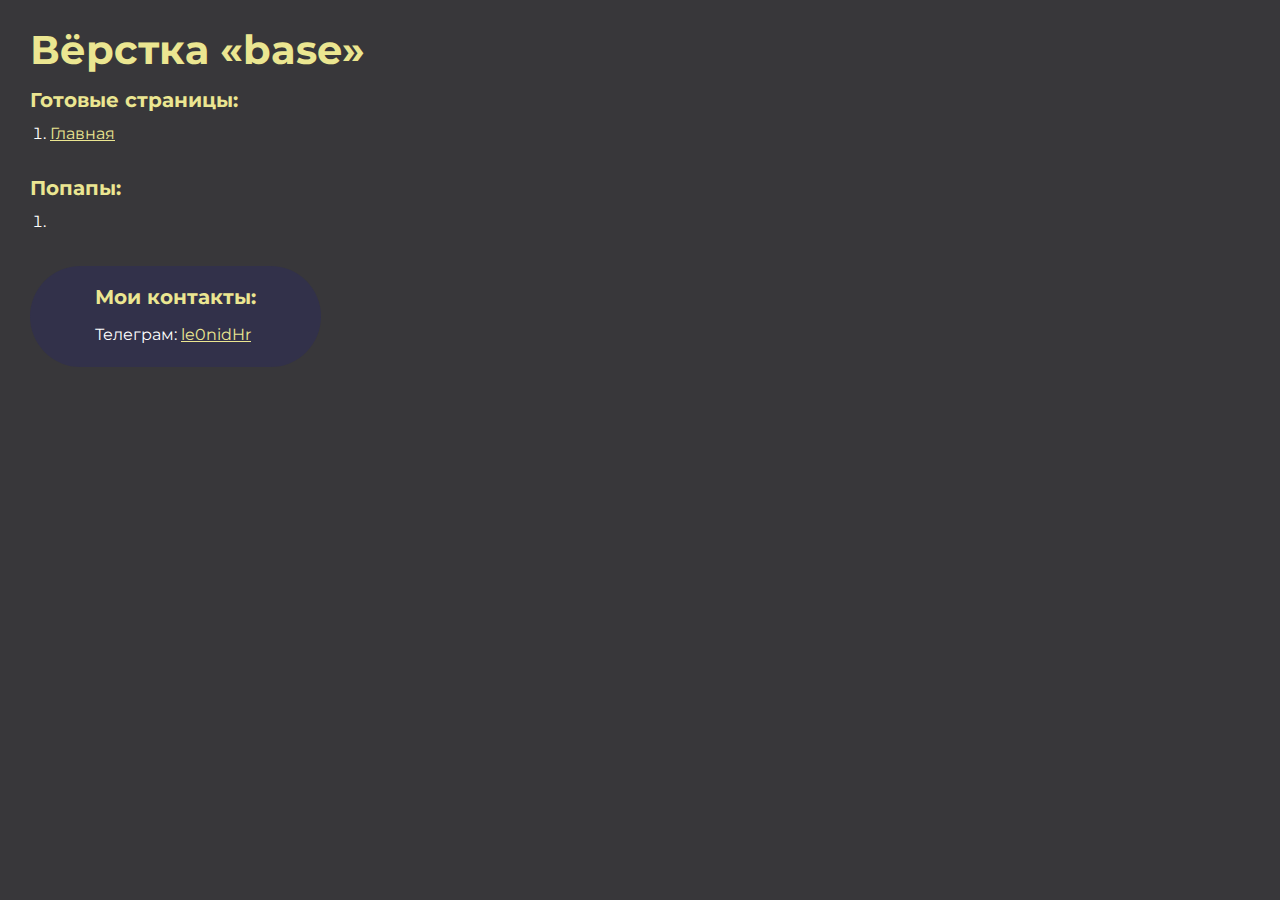
<file: index.html>
<!DOCTYPE html>
<html>

<head>
	<meta charset="UTF-8">
	<meta name="viewport" content="width=device-width, initial-scale=1.0">
	<title>Вёрстка «base»</title>
</head>

<body>
	<div class="rootpage">
		<h1>Вёрстка «base»</h1>
		<h2>Готовые страницы:</h2>
		<ol class="rootpage__list">
			<li><a target="_blank" href="home.html">Главная</a></li>
		</ol>
		<h2>Попапы:</h2>
		<ol class="rootpage__list">
			<li><a target="_blank" href="home.html#popup"></a></li>
		</ol>
		<div class="rootpage__contacts">
			<h2>Мои контакты:</h2>
			<p>Телеграм: <a href="https://t.me/le0nidHr">le0nidHr</a></p>
		</div>
	</div>
</body>
<style>
	@charset "UTF-8";
	@import url("https://fonts.googleapis.com/css?family=Montserrat:regular,700&display=swap");

	*,
	*::before,
	*::after {
		padding: 0px;
		margin: 0px;
		border: 0px;
		box-sizing: border-box;
	}

	html,
	body {
		height: 100%;
		margin: 0;
		padding: 0;
		min-width: 320px;
		width: 100%;
		color: #fff;
		background-color: #38373a;
	}

	body {
		font-family: Montserrat;
		font-size: 100%;
		line-height: 1;
		font-size: 1rem;
	}

	a {
		text-decoration: underline;
		color: #ebe691
	}

	a:visited {
		text-decoration: underline;
		color: #aaa768;
	}

	a:hover {
		text-decoration: none;
	}

	ul li {
		list-style: none;
	}

	img {
		vertical-align: top;
	}

	.wrapper {
		width: 100%;
		min-height: 100%;
		overflow: hidden;
	}

	.rootpage {
		padding: 30px;
		display: flex;
		flex-direction: column;
		align-items: flex-start;
	}

	@media (max-width: 767px) {
		.rootpage {
			padding: 30px 15px;
		}
	}

	h1 {
		color: #ebe691;
		font-size: 2.5rem;
		margin: 0px 0px 1.25rem 0px;
	}

	@media (max-width: 767px) {
		h1 {
			font-size: 1.85rem;
			margin: 0px 0px 1.25rem 0px;
		}
	}

	h2 {
		color: #ebe691;
		font-size: 1.25rem;
		margin: 0px 0px 1rem 0px;
	}

	@media (max-width: 767px) {
		h2 {
			font-size: 1.125rem;
			margin: 0px 0px 1rem 0px;
		}
	}

	.rootpage__info {
		line-height: 140%;
		margin: 0px 0px 1.5rem 0px;
	}

	.rootpage__list {
		margin: 0px 0px 2.25rem 1.25rem;
	}

	.rootpage__list li:not(:last-child) {
		margin: 0px 0px 15px 0px;
	}

	.rootpage__contacts,
	.rootpage__tnx {
		border-radius: 200px;
		padding: 20px 65px;
		line-height: 140%;
	}

	@media (max-width: 767px) {

		.rootpage__contacts,
		.rootpage__tnx {
			border-radius: 40px;
			padding: 20px;
		}
	}

	.rootpage__contacts {
		background: #32314a;

	}

	.rootpage__contacts a {
		color: #ebe691;
	}

	.rootpage__tnx {
		background: #3c7461;
		margin: 0px 0px 1rem 0px;
	}
</style>

</html>
</file>
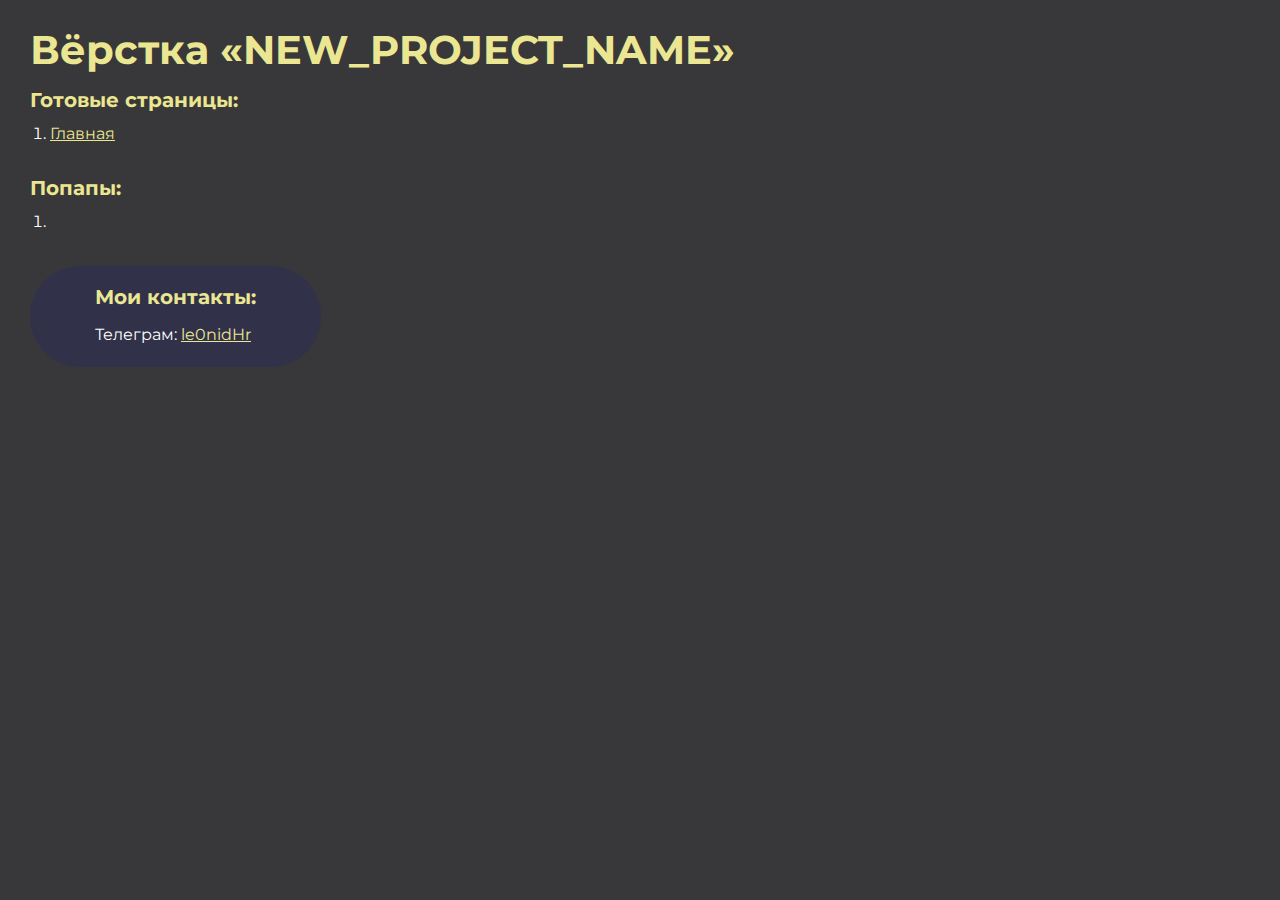
<file: src/index.html>
<!DOCTYPE html>
<html>
	<head>
		<meta charset="UTF-8">
		<meta name="viewport" content="width=device-width, initial-scale=1.0">
		<title>Вёрстка «NEW_PROJECT_NAME»</title>
	</head>
	<body>
		<div class="rootpage">
			<h1>Вёрстка «NEW_PROJECT_NAME»</h1>
			<h2>Готовые страницы:</h2>
			<ol class="rootpage__list">
				<li><a target="_blank" href="home.html">Главная</a></li>
			</ol>
			<h2>Попапы:</h2>
			<ol class="rootpage__list">
				<li><a target="_blank" href="home.html#popup"></a></li>
			</ol>
			<div class="rootpage__contacts">
				<h2>Мои контакты:</h2>
				<p>Телеграм: <a href="https://t.me/le0nidHr">le0nidHr</a></p>
			</div>
		</div>
	</body>
	<style>
		@charset "UTF-8";
		@import url("https://fonts.googleapis.com/css?family=Montserrat:regular,700&display=swap");
		* ,*::before, *::after {
			padding: 0px;
			margin: 0px;
			border: 0px;
			box-sizing: border-box; 
		}
		html, body {
			height: 100%;
			margin: 0;
			padding: 0;
			min-width: 320px;
			width: 100%;
			color: #fff;
			background-color: #38373a;
		}
		body {
			font-family: Montserrat;
			font-size: 100%;
			line-height: 1;
			font-size: 1rem;
		}
		a {
			text-decoration: underline;
			color: #ebe691
		}
		a:visited {
			text-decoration: underline;
			color: #aaa768;
		}
			a:hover {
			text-decoration: none;
		}
		ul li {
			list-style: none;
		}
		img {
			vertical-align: top;
		}
		.wrapper {
			width: 100%;
			min-height: 100%;
			overflow: hidden;
		}
		.rootpage{
			padding: 30px;
			display: flex;
			flex-direction: column;
			align-items: flex-start;
		}
		@media (max-width: 767px) {
			.rootpage{
				padding:30px 15px;
			}
		}
		h1 {
			color: #ebe691;
			font-size: 2.5rem;
			margin: 0px 0px 1.25rem 0px;
		}
		@media (max-width: 767px) {
			h1 {
				font-size: 1.85rem;
				margin: 0px 0px 1.25rem 0px;
			}
		}
		h2 {
			color: #ebe691;
			font-size: 1.25rem;
			margin: 0px 0px 1rem 0px;
		}
		@media (max-width: 767px) {
			 h2 {
				font-size: 1.125rem;
				margin: 0px 0px 1rem 0px;
			}
		}
		.rootpage__info{
			line-height: 140%;
			margin: 0px 0px 1.5rem 0px;
		}

		.rootpage__list{
			margin: 0px 0px 2.25rem 1.25rem;
		}
		.rootpage__list li:not(:last-child){
			margin: 0px 0px 15px 0px;
		}
		.rootpage__contacts,
		.rootpage__tnx{
			border-radius: 200px;
			padding: 20px 65px;
			line-height: 140%;
		}
		@media (max-width: 767px){
		.rootpage__contacts,
		.rootpage__tnx{
			border-radius:40px;
			padding: 20px;
		}
		}
		.rootpage__contacts{
			background: #32314a;
			
		}
		.rootpage__contacts a{
			color: #ebe691;
		}
		.rootpage__tnx{
			background: #3c7461;
			margin: 0px 0px 1rem 0px;
		}
	</style>
</html>
</file>
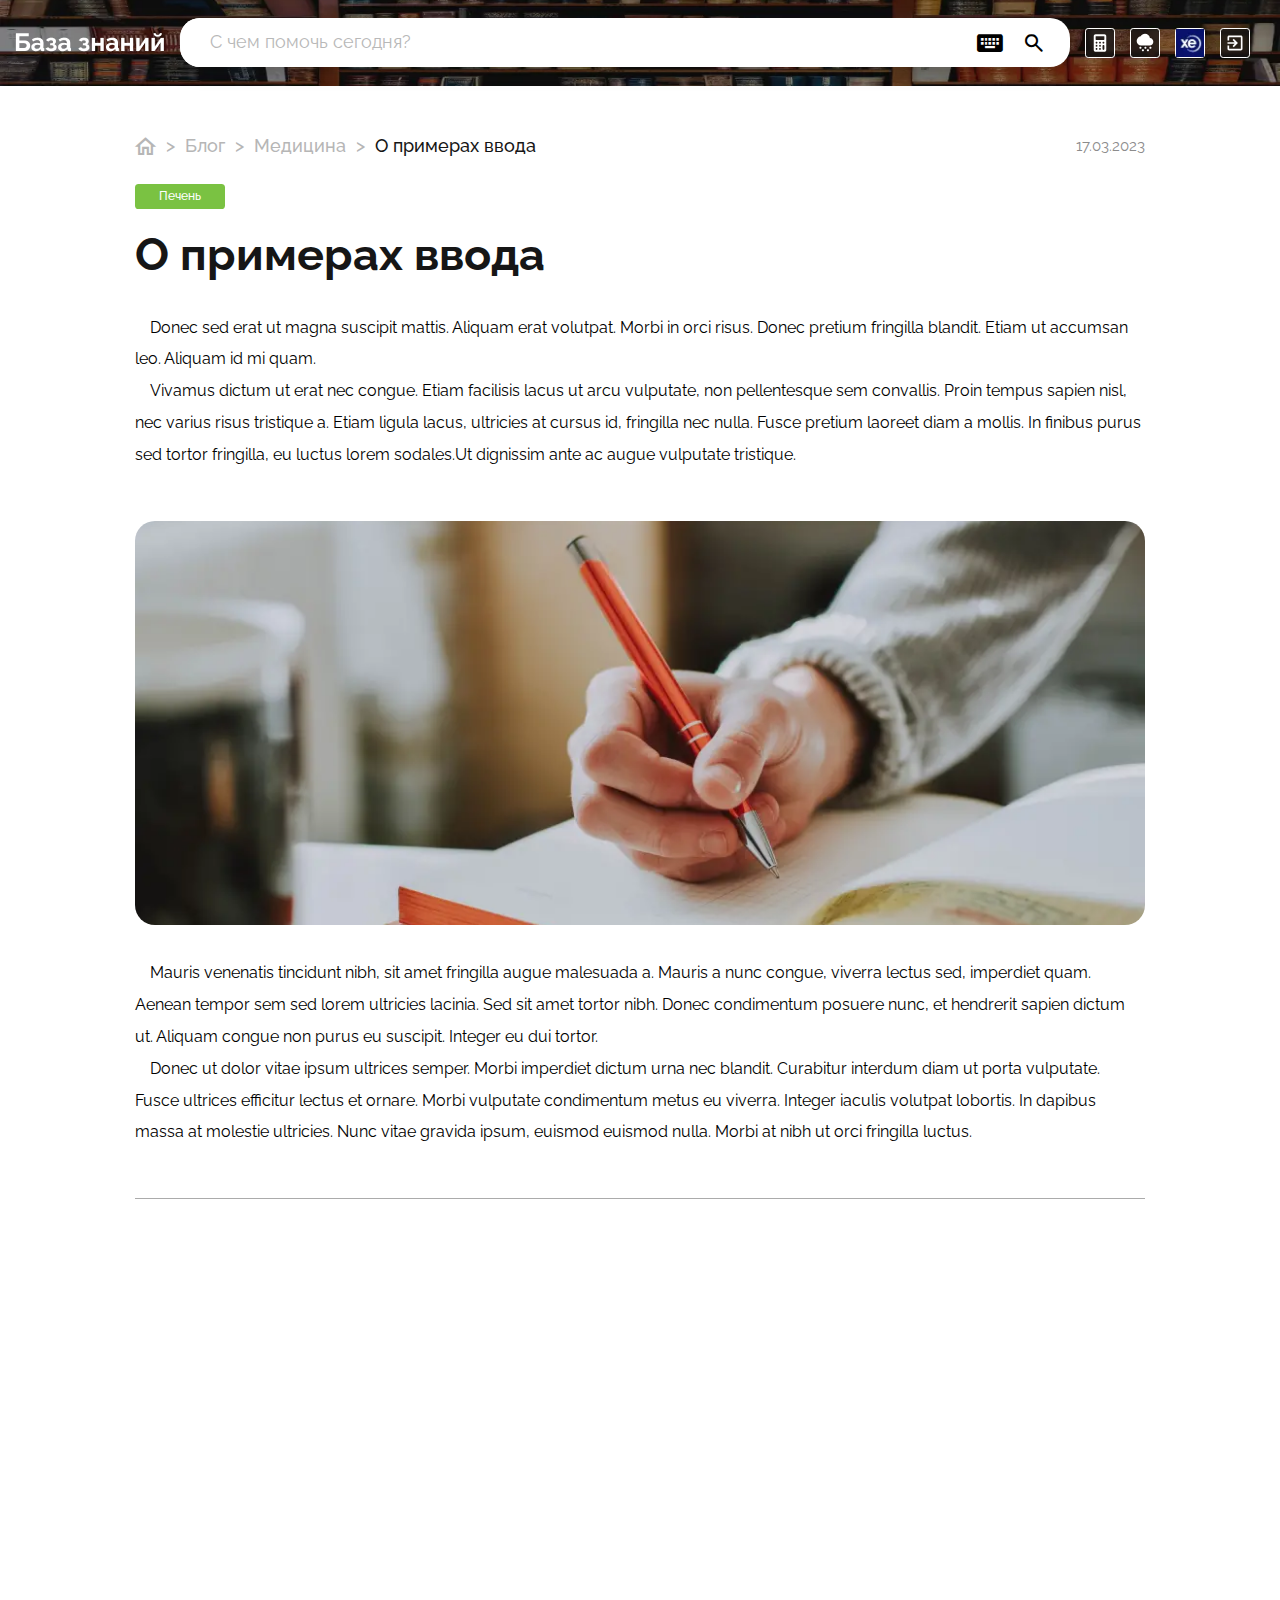
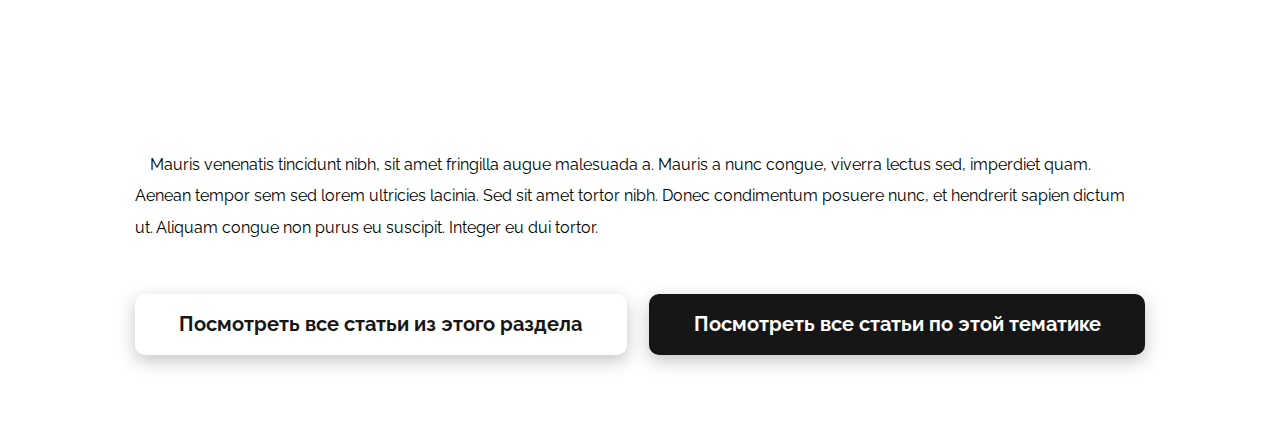
<file: article.html>
<!DOCTYPE html>
<html lang="ru">

<head>
	<title>О примерах ввода</title>
	<meta charset="UTF-8">
	<meta name="format-detection" content="telephone=no">
	<!-- <style>body{opacity: 0;}</style> -->
	<link rel="stylesheet" href="css/style.min.css?_v=20230318204123">
	<link rel="shortcut icon" href="favicon.ico">
	<link href="https://fonts.googleapis.com/css2?family=Raleway:wght@400;500;700&display=swap&_v=20230318204123" rel="stylesheet">
	<!-- <meta name="robots" content="noindex, nofollow"> -->
	<meta name="viewport" content="width=device-width, initial-scale=1.0">
</head>

<body>
	<div class="wrapper">
		<header class="header">
			<div class="header__image-ibg">
				<picture><source data-srcset="img/header/bg.webp" srcset="[data-uri]" type="image/webp"><img src="[data-uri]"  data-src="img/header/bg.jpg" alt="Фон"></picture>
			</div>
			<div class="header__container-big">
				<a href="home.html" class="header__logo">
					<picture><source srcset="img/logo.webp" type="image/webp"><img class="img-fluid" src="img/logo.png" alt="База знаний"></picture>
				</a>
				<div data-da=".menu__body,767" class="header__form">
					<form id="search-form" class="form-mainscreen" action="#" method="POST">
						<div class="form-mainscreen__actions">
							<input id="search-input" autocomplete="off" type="text" name="search" data-error="Введите значение" placeholder="С чем помочь сегодня?" class="form-mainscreen__input">
							<button class="form-mainscreen__btn _icon-key" type="button"></button>
							<button class="form-mainscreen__btn _icon-search" type="submit"></button>
						</div>
						<div class="form-mainscreen__result result-search">
							<a href="#" class="result-search__item">
								<div class="result-search__icon _icon-link"></div>
								<div class="result-search__text">Пример ввода текста...</div>
							</a>
							<a href="#" class="result-search__item">
								<div class="result-search__icon _icon-link"></div>
								<div class="result-search__text">Пример ввода текста...</div>
							</a>
							<a href="#" class="result-search__item">
								<div class="result-search__icon _icon-link"></div>
								<div class="result-search__text">Пример ввода текста...</div>
							</a>
							<a href="#" class="result-search__item">
								<div class="result-search__icon _icon-link"></div>
								<div class="result-search__text">Пример ввода текста...</div>
							</a>
							<a href="#" class="result-search__item">
								<div class="result-search__icon _icon-link"></div>
								<div class="result-search__text">Пример ввода текста...</div>
							</a>
							<a href="#" class="result-search__item">
								<div class="result-search__icon _icon-link"></div>
								<div class="result-search__text">Пример ввода текста...</div>
							</a>
							<a href="#" class="result-search__item">
								<div class="result-search__icon _icon-link"></div>
								<div class="result-search__text">Пример ввода текста...</div>
							</a>
						</div>
					</form>
				</div>
				<div data-da=".menu__body,767" class="header__icons icons-header">
					<a href="#" class="icons-header__icon">
						<img class="img-fluid" src="img/header/1.svg" alt="Иконка">
					</a>
					<a href="#" class="icons-header__icon">
						<img class="img-fluid" src="img/header/2.svg" alt="Иконка">
					</a>
					<a href="#" class="icons-header__icon">
						<picture><source srcset="img/header/3.webp" type="image/webp"><img class="img-fluid" src="img/header/3.png" alt="Иконка"></picture>
					</a>
					<button type="button" class="icons-header__icon">
						<img class="img-fluid" src="img/header/4.svg" alt="Иконка">
					</button>
				</div>
				<div class="header__menu menu">
					<nav class="menu__body">
						<div class="menu__image-ibg">
							<picture><source data-srcset="img/header/bg.webp" srcset="[data-uri]" type="image/webp"><img src="[data-uri]"  data-src="img/header/bg.jpg" alt="Фон"></picture>
						</div>
					</nav>
				</div>
				<button type="button" class="menu__icon icon-menu"><span></span></button>
			</div>
		</header>
		<main class="page">
			<section class="article">
				<div class="article__container-middle">
					<div class="article__head">
						<div class="article__path path">
							<a href="home.html" class="path__item _icon-home"></a>
							>
							<a href="catalog.html" class="path__item">Блог</a>
							>
							<a class="path__item">Медицина</a>
							>
							<a href="home.html" class="path__item">О примерах ввода</a>
						</div>
						<div class="article__date">17.03.2023</div>
					</div>
					<div class="item-catalog__label">Печень</div>
					<h1 class="article__title">О примерах ввода</h1>
					<div class="article__text">
						<p>
							Donec sed erat ut magna suscipit mattis. Aliquam erat volutpat. Morbi in orci risus. Donec pretium fringilla blandit. Etiam ut accumsan leo. Aliquam id mi quam.
						</p>
						<p>
							Vivamus dictum ut erat nec congue. Etiam facilisis lacus ut arcu vulputate, non pellentesque sem convallis. Proin tempus sapien nisl, nec varius risus tristique a. Etiam ligula lacus, ultricies at cursus id, fringilla nec nulla. Fusce pretium laoreet diam a mollis. In finibus purus sed tortor fringilla, eu luctus lorem sodales.Ut dignissim ante ac augue vulputate tristique.
						</p>
					</div>
					<div class="article__image-ibg">
						<picture><source data-srcset="img/article/1.webp" srcset="[data-uri]" type="image/webp"><img src="[data-uri]"  data-src="img/article/1.png" alt="О примерах ввода"></picture>
					</div>
					<div class="article__text">
						<p>
							Mauris venenatis tincidunt nibh, sit amet fringilla augue malesuada a. Mauris a nunc congue, viverra lectus sed, imperdiet quam. Aenean tempor sem sed lorem ultricies lacinia. Sed sit amet tortor nibh. Donec condimentum posuere nunc, et hendrerit sapien dictum ut. Aliquam congue non purus eu suscipit. Integer eu dui tortor.
						</p>
						<p>
							Donec ut dolor vitae ipsum ultrices semper. Morbi imperdiet dictum urna nec blandit. Curabitur interdum diam ut porta vulputate. Fusce ultrices efficitur lectus et ornare. Morbi vulputate condimentum metus eu viverra. Integer iaculis volutpat lobortis. In dapibus massa at molestie ultricies. Nunc vitae gravida ipsum, euismod euismod nulla. Morbi at nibh ut orci fringilla luctus.
						</p>
					</div>
					<div class="article__video">
						<iframe width="560" height="315" src="https://www.youtube.com/embed/jfKfPfyJRdk" title="YouTube video player" frameborder="0" allow="accelerometer; autoplay; clipboard-write; encrypted-media; gyroscope; picture-in-picture; web-share" allowfullscreen></iframe>
					</div>
					<div class="article__text">
						<p>
							Mauris venenatis tincidunt nibh, sit amet fringilla augue malesuada a. Mauris a nunc congue, viverra lectus sed, imperdiet quam. Aenean tempor sem sed lorem ultricies lacinia. Sed sit amet tortor nibh. Donec condimentum posuere nunc, et hendrerit sapien dictum ut. Aliquam congue non purus eu suscipit. Integer eu dui tortor.
						</p>
					</div>
					<div class="article__btns">
						<a href="#" class="article__btn article__btn_w">
							Посмотреть все статьи из этого раздела
						</a>
						<a href="#" class="article__btn article__btn_b">
							Посмотреть все статьи по этой тематике
						</a>
					</div>
				</div>
			</section>
		</main>
	</div>
	<script src="js/app.min.js?_v=20230318204123"></script>
</body>

</html>
</file>
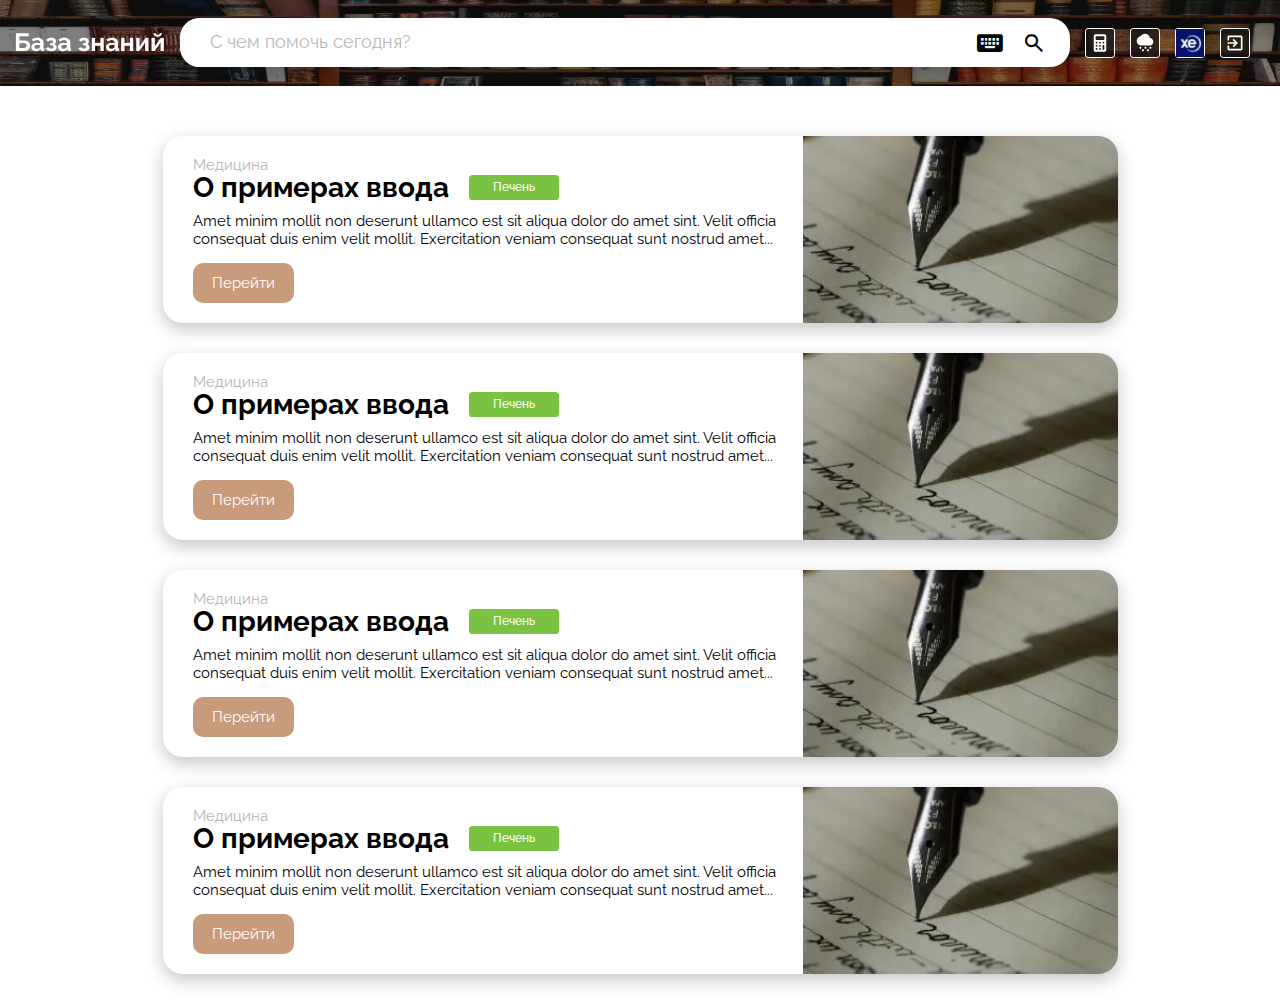
<file: catalog.html>
<!DOCTYPE html>
<html lang="ru">

<head>
	<title>Каталог</title>
	<meta charset="UTF-8">
	<meta name="format-detection" content="telephone=no">
	<!-- <style>body{opacity: 0;}</style> -->
	<link rel="stylesheet" href="css/style.min.css?_v=20230318204123">
	<link rel="shortcut icon" href="favicon.ico">
	<link href="https://fonts.googleapis.com/css2?family=Raleway:wght@400;500;700&display=swap&_v=20230318204123" rel="stylesheet">
	<!-- <meta name="robots" content="noindex, nofollow"> -->
	<meta name="viewport" content="width=device-width, initial-scale=1.0">
</head>

<body>
	<div class="wrapper">
		<header class="header">
			<div class="header__image-ibg">
				<picture><source data-srcset="img/header/bg.webp" srcset="[data-uri]" type="image/webp"><img src="[data-uri]"  data-src="img/header/bg.jpg" alt="Фон"></picture>
			</div>
			<div class="header__container-big">
				<a href="home.html" class="header__logo">
					<picture><source srcset="img/logo.webp" type="image/webp"><img class="img-fluid" src="img/logo.png" alt="База знаний"></picture>
				</a>
				<div data-da=".menu__body,767" class="header__form">
					<form id="search-form" class="form-mainscreen" action="#" method="POST">
						<div class="form-mainscreen__actions">
							<input id="search-input" autocomplete="off" type="text" name="search" data-error="Введите значение" placeholder="С чем помочь сегодня?" class="form-mainscreen__input">
							<button class="form-mainscreen__btn _icon-key" type="button"></button>
							<button class="form-mainscreen__btn _icon-search" type="submit"></button>
						</div>
						<div class="form-mainscreen__result result-search">
							<a href="#" class="result-search__item">
								<div class="result-search__icon _icon-link"></div>
								<div class="result-search__text">Пример ввода текста...</div>
							</a>
							<a href="#" class="result-search__item">
								<div class="result-search__icon _icon-link"></div>
								<div class="result-search__text">Пример ввода текста...</div>
							</a>
							<a href="#" class="result-search__item">
								<div class="result-search__icon _icon-link"></div>
								<div class="result-search__text">Пример ввода текста...</div>
							</a>
							<a href="#" class="result-search__item">
								<div class="result-search__icon _icon-link"></div>
								<div class="result-search__text">Пример ввода текста...</div>
							</a>
							<a href="#" class="result-search__item">
								<div class="result-search__icon _icon-link"></div>
								<div class="result-search__text">Пример ввода текста...</div>
							</a>
							<a href="#" class="result-search__item">
								<div class="result-search__icon _icon-link"></div>
								<div class="result-search__text">Пример ввода текста...</div>
							</a>
							<a href="#" class="result-search__item">
								<div class="result-search__icon _icon-link"></div>
								<div class="result-search__text">Пример ввода текста...</div>
							</a>
						</div>
					</form>
				</div>
				<div data-da=".menu__body,767" class="header__icons icons-header">
					<a href="#" class="icons-header__icon">
						<img class="img-fluid" src="img/header/1.svg" alt="Иконка">
					</a>
					<a href="#" class="icons-header__icon">
						<img class="img-fluid" src="img/header/2.svg" alt="Иконка">
					</a>
					<a href="#" class="icons-header__icon">
						<picture><source srcset="img/header/3.webp" type="image/webp"><img class="img-fluid" src="img/header/3.png" alt="Иконка"></picture>
					</a>
					<button type="button" class="icons-header__icon">
						<img class="img-fluid" src="img/header/4.svg" alt="Иконка">
					</button>
				</div>
				<div class="header__menu menu">
					<nav class="menu__body">
						<div class="menu__image-ibg">
							<picture><source data-srcset="img/header/bg.webp" srcset="[data-uri]" type="image/webp"><img src="[data-uri]"  data-src="img/header/bg.jpg" alt="Фон"></picture>
						</div>
					</nav>
				</div>
				<button type="button" class="menu__icon icon-menu"><span></span></button>
			</div>
		</header>
		<main class="page">
			<section class="catalog">
				<div class="catalog__container">
					<article class="catalog__item item-catalog">
						<div class="item-catalog__content">
							<div class="item-catalog__category">Медицина</div>
							<div class="item-catalog__head">
								<h2 class="item-catalog__title title title_s28">О примерах ввода</h2>
								<div class="item-catalog__label">Печень</div>
							</div>
							<p class="item-catalog__text">
								Amet minim mollit non deserunt ullamco est sit aliqua dolor do amet sint. Velit officia consequat duis enim velit mollit. Exercitation veniam consequat sunt nostrud amet...
							</p>
							<a href="article.html" class="item-catalog__btn">Перейти</a>
						</div>
						<div class="item-catalog__image-ibg">
							<picture><source data-srcset="img/catalog/1.webp" srcset="[data-uri]" type="image/webp"><img src="[data-uri]"  data-src="img/catalog/1.jpg" alt="О примерах ввода"></picture>
						</div>
					</article>
					<article class="catalog__item item-catalog">
						<div class="item-catalog__content">
							<div class="item-catalog__category">Медицина</div>
							<div class="item-catalog__head">
								<h2 class="item-catalog__title title title_s28">О примерах ввода</h2>
								<div class="item-catalog__label">Печень</div>
							</div>
							<p class="item-catalog__text">
								Amet minim mollit non deserunt ullamco est sit aliqua dolor do amet sint. Velit officia consequat duis enim velit mollit. Exercitation veniam consequat sunt nostrud amet...
							</p>
							<a href="article.html" class="item-catalog__btn">Перейти</a>
						</div>
						<div class="item-catalog__image-ibg">
							<picture><source data-srcset="img/catalog/1.webp" srcset="[data-uri]" type="image/webp"><img src="[data-uri]"  data-src="img/catalog/1.jpg" alt="О примерах ввода"></picture>
						</div>
					</article>
					<article class="catalog__item item-catalog">
						<div class="item-catalog__content">
							<div class="item-catalog__category">Медицина</div>
							<div class="item-catalog__head">
								<h2 class="item-catalog__title title title_s28">О примерах ввода</h2>
								<div class="item-catalog__label">Печень</div>
							</div>
							<p class="item-catalog__text">
								Amet minim mollit non deserunt ullamco est sit aliqua dolor do amet sint. Velit officia consequat duis enim velit mollit. Exercitation veniam consequat sunt nostrud amet...
							</p>
							<a href="article.html" class="item-catalog__btn">Перейти</a>
						</div>
						<div class="item-catalog__image-ibg">
							<picture><source data-srcset="img/catalog/1.webp" srcset="[data-uri]" type="image/webp"><img src="[data-uri]"  data-src="img/catalog/1.jpg" alt="О примерах ввода"></picture>
						</div>
					</article>
					<article class="catalog__item item-catalog">
						<div class="item-catalog__content">
							<div class="item-catalog__category">Медицина</div>
							<div class="item-catalog__head">
								<h2 class="item-catalog__title title title_s28">О примерах ввода</h2>
								<div class="item-catalog__label">Печень</div>
							</div>
							<p class="item-catalog__text">
								Amet minim mollit non deserunt ullamco est sit aliqua dolor do amet sint. Velit officia consequat duis enim velit mollit. Exercitation veniam consequat sunt nostrud amet...
							</p>
							<a href="article.html" class="item-catalog__btn">Перейти</a>
						</div>
						<div class="item-catalog__image-ibg">
							<picture><source data-srcset="img/catalog/1.webp" srcset="[data-uri]" type="image/webp"><img src="[data-uri]"  data-src="img/catalog/1.jpg" alt="О примерах ввода"></picture>
						</div>
					</article>
				</div>
			</section>
		</main>
	</div>
	<script src="js/app.min.js?_v=20230318204123"></script>
</body>

</html>
</file>
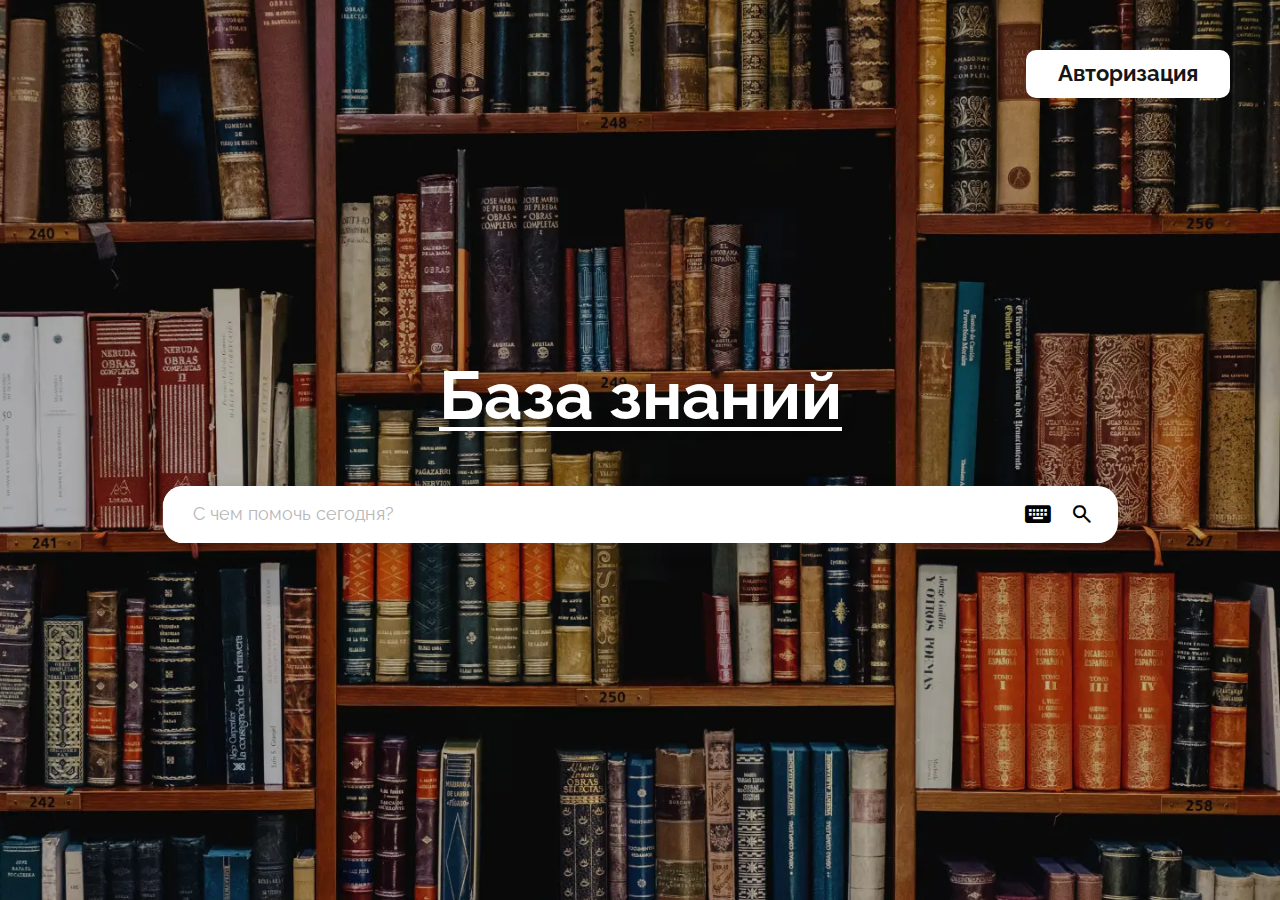
<file: home.html>
<!DOCTYPE html>
<html lang="ru">

<head>
	<title>База знаний</title>
	<meta charset="UTF-8">
	<meta name="format-detection" content="telephone=no">
	<!-- <style>body{opacity: 0;}</style> -->
	<link rel="stylesheet" href="css/style.min.css?_v=20230318204123">
	<link rel="shortcut icon" href="favicon.ico">
	<link href="https://fonts.googleapis.com/css2?family=Raleway:wght@400;500;700&display=swap&_v=20230318204123" rel="stylesheet">
	<!-- <meta name="robots" content="noindex, nofollow"> -->
	<meta name="viewport" content="width=device-width, initial-scale=1.0">
</head>

<body>
	<div class="wrapper">
		<main class="page">
			<section class="mainscreen">
				<button data-popup="#popup-auth" class="mainscreen__auth button button_w" type="button">Авторизация</button>
				<div class="mainscreen__image-ibg">
					<picture><source data-srcset="img/mainscreen/bg.webp" srcset="[data-uri]" type="image/webp"><img src="[data-uri]"  data-src="img/mainscreen/bg.jpg" alt="Фон книги"></picture>
				</div>
				<div class="mainscreen__container">
					<h1 class="mainscreen__title">База знаний</h1>
					<form id="search-form" class="mainscreen__form form-mainscreen" action="#" method="POST">
						<div class="form-mainscreen__actions">
							<input id="search-input" autocomplete="off" type="text" name="search" data-error="Введите значение" placeholder="С чем помочь сегодня?" class="form-mainscreen__input">
							<button class="form-mainscreen__btn _icon-key" type="button"></button>
							<button class="form-mainscreen__btn _icon-search" type="submit"></button>
						</div>
						<div class="form-mainscreen__result result-search">
							<a href="#" class="result-search__item">
								<div class="result-search__icon _icon-link"></div>
								<div class="result-search__text">Пример ввода текста...</div>
							</a>
							<a href="#" class="result-search__item">
								<div class="result-search__icon _icon-link"></div>
								<div class="result-search__text">Пример ввода текста...</div>
							</a>
							<a href="#" class="result-search__item">
								<div class="result-search__icon _icon-link"></div>
								<div class="result-search__text">Пример ввода текста...</div>
							</a>
							<a href="#" class="result-search__item">
								<div class="result-search__icon _icon-link"></div>
								<div class="result-search__text">Пример ввода текста...</div>
							</a>
							<a href="#" class="result-search__item">
								<div class="result-search__icon _icon-link"></div>
								<div class="result-search__text">Пример ввода текста...</div>
							</a>
							<a href="#" class="result-search__item">
								<div class="result-search__icon _icon-link"></div>
								<div class="result-search__text">Пример ввода текста...</div>
							</a>
							<a href="#" class="result-search__item">
								<div class="result-search__icon _icon-link"></div>
								<div class="result-search__text">Пример ввода текста...</div>
							</a>
						</div>
					</form>
				</div>
			</section>
		</main>
	</div>
	<div id="popup-auth" aria-hidden="true" class="popup">
		<div class="popup__wrapper">
			<div class="popup__content">
				<button data-close type="button" class="popup__close _icon-exit"></button>
				<div class="popup__body">
					<h2 class="popup__title title title_s22">Авторизация</h2>
					<form class="popup__form form-popup" action="#" method="POST">
						<div class="form-popup__inputs">
							<div class="form-popup__item">
								<input type="text" name="form-login" data-error="Неверный логин" placeholder="Логин" class="form-popup__input">
							</div>
							<div class="form-popup__item">
								<input type="text" name="form-password" data-error="Неверный пароль" placeholder="Пароль" class="form-popup__input">
								<button class="form-popup__btn _icon-arrow-right" type="submit"></button>
							</div>
						</div>
						<div class="checkbox form-popup__checkbox">
							<input id="c_1" data-error="Ошибка" class="checkbox__input" type="checkbox" value="1" name="form-remember">
							<label for="c_1" class="checkbox__label">
								<img src="img/icons/check.svg" alt="Запомнить меня">
								<span class="checkbox__text">Запомнить меня</span>
							</label>
						</div>
					</form>
				</div>
			</div>
		</div>
	</div>
	<script src="js/app.min.js?_v=20230318204123"></script>
</body>

</html>
</file>
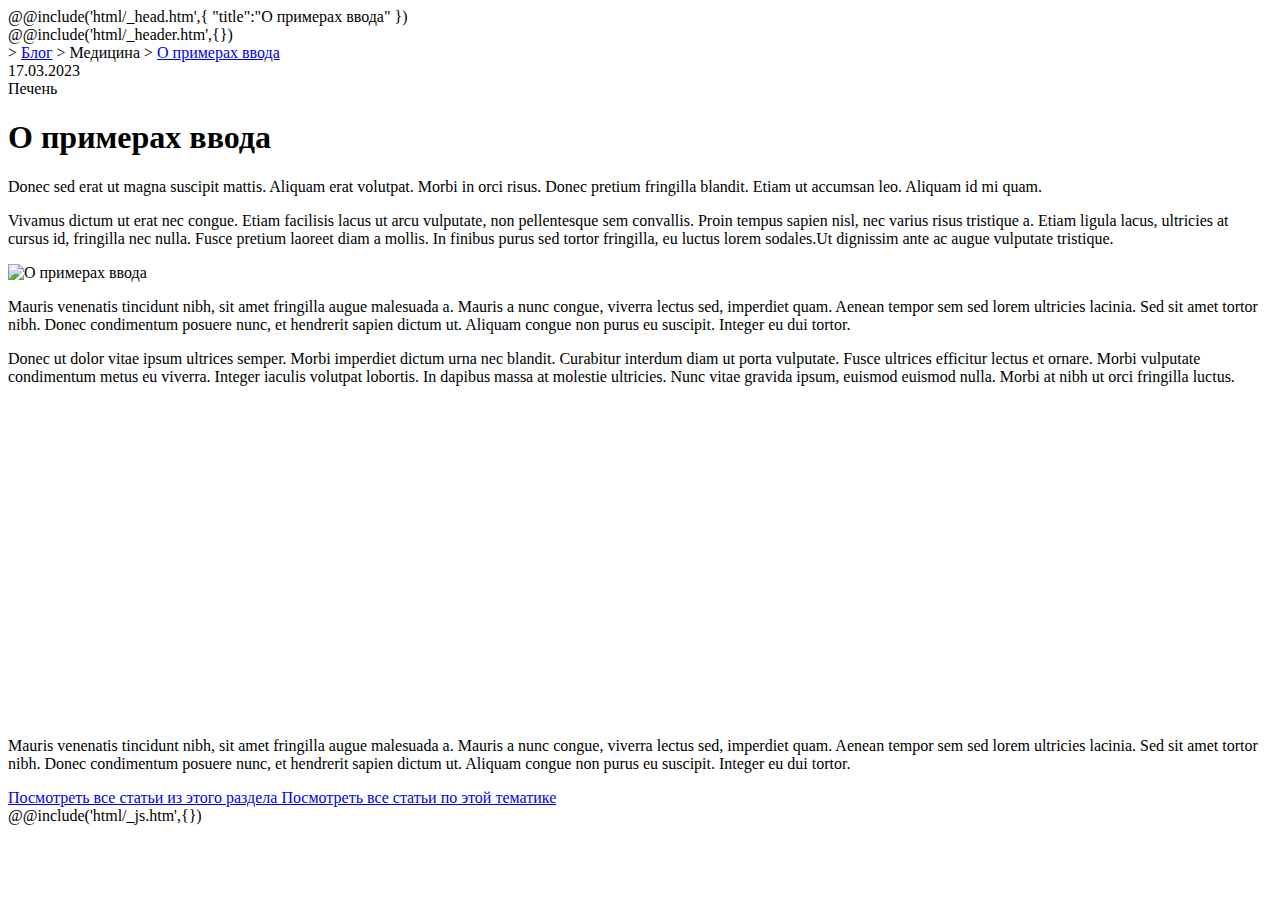
<file: src/article.html>
<!DOCTYPE html>
<html lang="ru">
	@@include('html/_head.htm',{
	"title":"О примерах ввода"
	})
	<body>
		<div class="wrapper">
			@@include('html/_header.htm',{})
			<main class="page">
        <section class="article">
          <div class="article__container-middle">
            <div class="article__head">
              <div class="article__path path">
                <a href="home.html" class="path__item _icon-home"></a>
                >
                <a href="catalog.html" class="path__item">Блог</a>
                >
                <a class="path__item">Медицина</a>
                >
                <a href="home.html" class="path__item">О примерах ввода</a>
              </div>
              <div class="article__date">17.03.2023</div>
            </div>
						<div class="item-catalog__label">Печень</div>
            <h1 class="article__title">О примерах ввода</h1>
            <div class="article__text">
              <p>
                Donec sed erat ut magna suscipit mattis. Aliquam erat volutpat. Morbi in orci risus. Donec pretium fringilla blandit. Etiam ut accumsan leo. Aliquam id mi quam. 
              </p>
              <p>
                Vivamus dictum ut erat nec congue. Etiam facilisis lacus ut arcu vulputate, non pellentesque sem convallis. Proin tempus sapien nisl, nec varius risus tristique a. Etiam ligula lacus, ultricies at cursus id, fringilla nec nulla. Fusce pretium laoreet diam a mollis. In finibus purus sed tortor fringilla, eu luctus lorem sodales.Ut dignissim ante ac augue vulputate tristique. 
              </p>
            </div>
            <div class="article__image-ibg">
              <img data-src="@img/article/1.png" alt="О примерах ввода">
            </div>
            <div class="article__text">
              <p>
                Mauris venenatis tincidunt nibh, sit amet fringilla augue malesuada a. Mauris a nunc congue, viverra lectus sed, imperdiet quam. Aenean tempor sem sed lorem ultricies lacinia. Sed sit amet tortor nibh. Donec condimentum posuere nunc, et hendrerit sapien dictum ut. Aliquam congue non purus eu suscipit. Integer eu dui tortor. 
              </p>
              <p>
                Donec ut dolor vitae ipsum ultrices semper. Morbi imperdiet dictum urna nec blandit. Curabitur interdum diam ut porta vulputate. Fusce ultrices efficitur lectus et ornare. Morbi vulputate condimentum metus eu viverra. Integer iaculis volutpat lobortis. In dapibus massa at molestie ultricies. Nunc vitae gravida ipsum, euismod euismod nulla. Morbi at nibh ut orci fringilla luctus. 
              </p>
            </div>
            <div class="article__video">
              <iframe width="560" height="315" src="https://www.youtube.com/embed/jfKfPfyJRdk" title="YouTube video player" frameborder="0" allow="accelerometer; autoplay; clipboard-write; encrypted-media; gyroscope; picture-in-picture; web-share" allowfullscreen></iframe>
            </div>
            <div class="article__text">
              <p>
                Mauris venenatis tincidunt nibh, sit amet fringilla augue malesuada a. Mauris a nunc congue, viverra lectus sed, imperdiet quam. Aenean tempor sem sed lorem ultricies lacinia. Sed sit amet tortor nibh. Donec condimentum posuere nunc, et hendrerit sapien dictum ut. Aliquam congue non purus eu suscipit. Integer eu dui tortor. 
              </p>
            </div>
            <div class="article__btns">
              <a href="#" class="article__btn article__btn_w">
                Посмотреть все статьи из этого раздела
              </a>
              <a href="#" class="article__btn article__btn_b">
                Посмотреть все статьи по этой тематике
              </a>
            </div>
          </div>
        </section>
      </main>
		</div>
		@@include('html/_js.htm',{})
	</body>
</html>
</file>
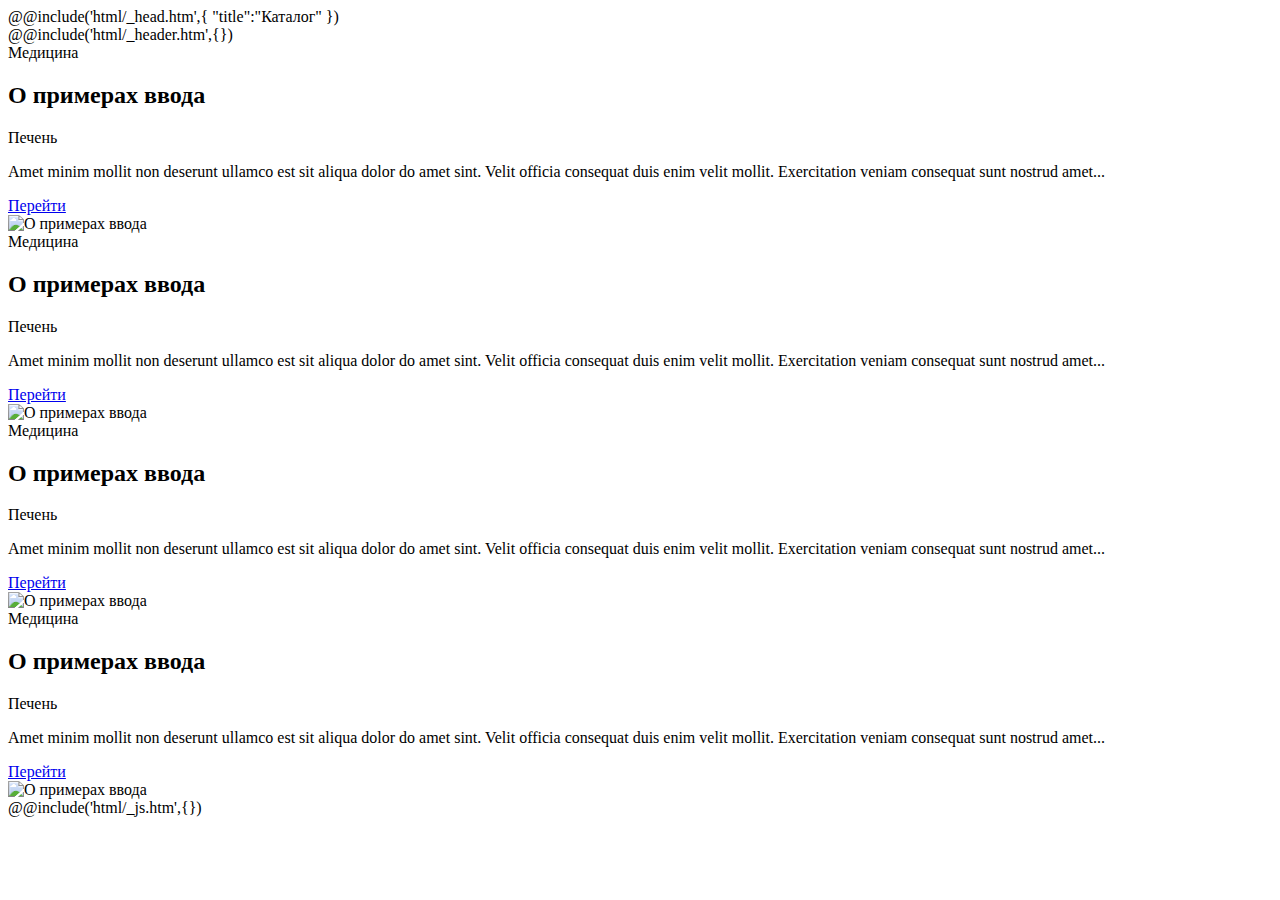
<file: src/catalog.html>
<!DOCTYPE html>
<html lang="ru">
	@@include('html/_head.htm',{
	"title":"Каталог"
	})
	<body>
		<div class="wrapper">
			@@include('html/_header.htm',{})
			<main class="page">
				<section class="catalog">
					<div class="catalog__container">
						<article class="catalog__item item-catalog">
							<div class="item-catalog__content">
								<div class="item-catalog__category">Медицина</div>
								<div class="item-catalog__head">
									<h2 class="item-catalog__title title title_s28">О примерах ввода</h2>
									<div class="item-catalog__label">Печень</div>
								</div>
								<p class="item-catalog__text">
									Amet minim mollit non deserunt ullamco est sit aliqua dolor do amet sint. Velit officia consequat duis enim velit mollit. Exercitation veniam consequat sunt nostrud amet...
								</p>
								<a href="article.html" class="item-catalog__btn">Перейти</a>
							</div>
							<div class="item-catalog__image-ibg">
								<img data-src="@img/catalog/1.jpg" alt="О примерах ввода">
							</div>
						</article>
						<article class="catalog__item item-catalog">
							<div class="item-catalog__content">
								<div class="item-catalog__category">Медицина</div>
								<div class="item-catalog__head">
									<h2 class="item-catalog__title title title_s28">О примерах ввода</h2>
									<div class="item-catalog__label">Печень</div>
								</div>
								<p class="item-catalog__text">
									Amet minim mollit non deserunt ullamco est sit aliqua dolor do amet sint. Velit officia consequat duis enim velit mollit. Exercitation veniam consequat sunt nostrud amet...
								</p>
								<a href="article.html" class="item-catalog__btn">Перейти</a>
							</div>
							<div class="item-catalog__image-ibg">
								<img data-src="@img/catalog/1.jpg" alt="О примерах ввода">
							</div>
						</article>
						<article class="catalog__item item-catalog">
							<div class="item-catalog__content">
								<div class="item-catalog__category">Медицина</div>
								<div class="item-catalog__head">
									<h2 class="item-catalog__title title title_s28">О примерах ввода</h2>
									<div class="item-catalog__label">Печень</div>
								</div>
								<p class="item-catalog__text">
									Amet minim mollit non deserunt ullamco est sit aliqua dolor do amet sint. Velit officia consequat duis enim velit mollit. Exercitation veniam consequat sunt nostrud amet...
								</p>
								<a href="article.html" class="item-catalog__btn">Перейти</a>
							</div>
							<div class="item-catalog__image-ibg">
								<img data-src="@img/catalog/1.jpg" alt="О примерах ввода">
							</div>
						</article>
						<article class="catalog__item item-catalog">
							<div class="item-catalog__content">
								<div class="item-catalog__category">Медицина</div>
								<div class="item-catalog__head">
									<h2 class="item-catalog__title title title_s28">О примерах ввода</h2>
									<div class="item-catalog__label">Печень</div>
								</div>
								<p class="item-catalog__text">
									Amet minim mollit non deserunt ullamco est sit aliqua dolor do amet sint. Velit officia consequat duis enim velit mollit. Exercitation veniam consequat sunt nostrud amet...
								</p>
								<a href="article.html" class="item-catalog__btn">Перейти</a>
							</div>
							<div class="item-catalog__image-ibg">
								<img data-src="@img/catalog/1.jpg" alt="О примерах ввода">
							</div>
						</article>
					</div>
				</section>
      </main>
		</div>
		@@include('html/_js.htm',{})
	</body>
</html>
</file>
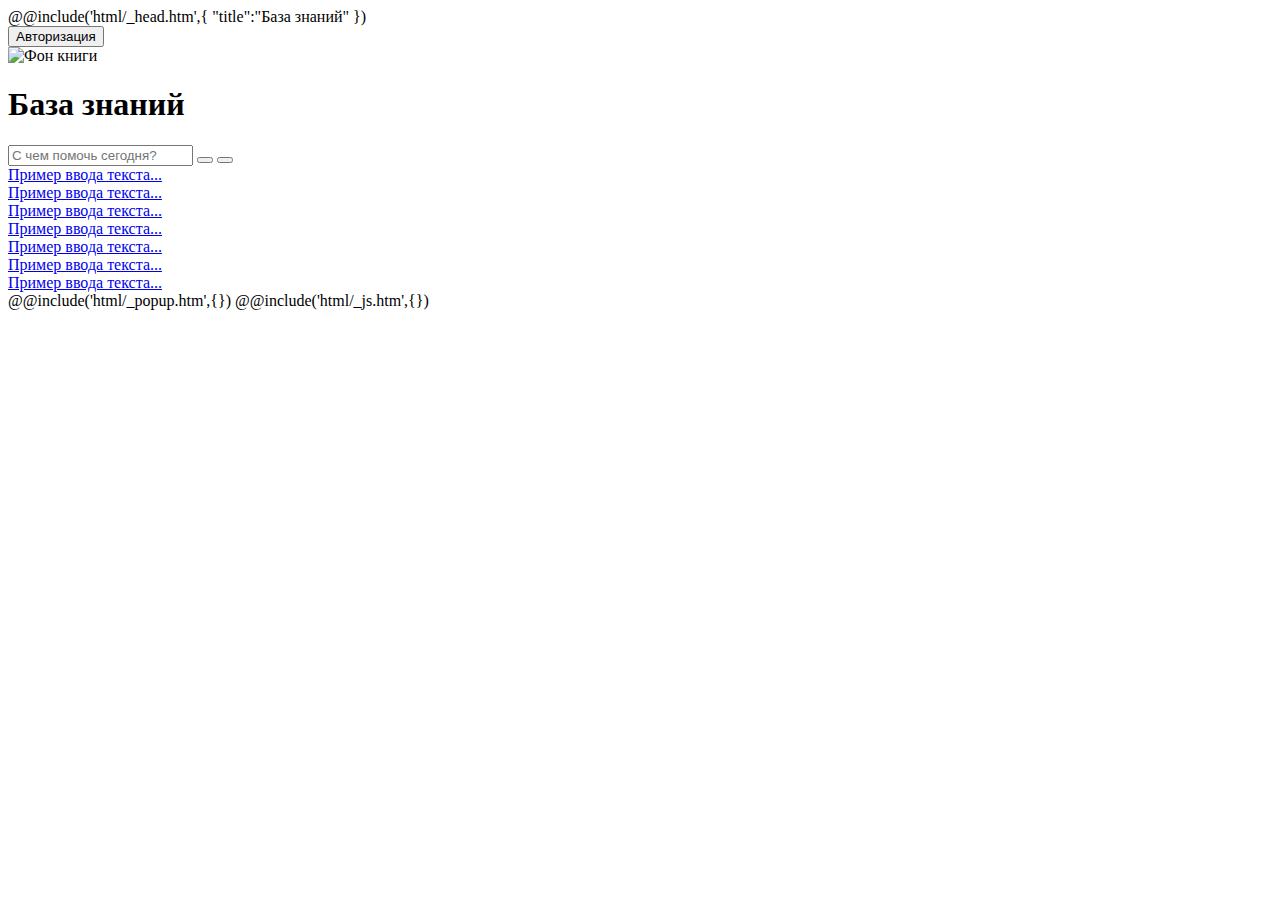
<file: src/home.html>
<!DOCTYPE html>
<html lang="ru">
	@@include('html/_head.htm',{
	"title":"База знаний"
	})
	<body>
		<div class="wrapper">
			<main class="page">
				<section class="mainscreen">
					<button data-popup="#popup-auth" class="mainscreen__auth button button_w" type="button">Авторизация</button>
					<div class="mainscreen__image-ibg">
						<img data-src="@img/mainscreen/bg.jpg" alt="Фон книги">
					</div>
					<div class="mainscreen__container">
						<h1 class="mainscreen__title">База знаний</h1>
						<form id="search-form" class="mainscreen__form form-mainscreen" action="#" method="POST">
							<div class="form-mainscreen__actions">
								<input id="search-input" autocomplete="off" type="text" name="search" data-error="Введите значение" placeholder="С чем помочь сегодня?" class="form-mainscreen__input">
								<button class="form-mainscreen__btn _icon-key" type="button"></button>
								<button class="form-mainscreen__btn _icon-search" type="submit"></button>
							</div>
							<div class="form-mainscreen__result result-search">
								<a href="#" class="result-search__item">
									<div class="result-search__icon _icon-link"></div>
									<div class="result-search__text">Пример ввода текста...</div>
								</a>
								<a href="#" class="result-search__item">
									<div class="result-search__icon _icon-link"></div>
									<div class="result-search__text">Пример ввода текста...</div>
								</a>
								<a href="#" class="result-search__item">
									<div class="result-search__icon _icon-link"></div>
									<div class="result-search__text">Пример ввода текста...</div>
								</a>
								<a href="#" class="result-search__item">
									<div class="result-search__icon _icon-link"></div>
									<div class="result-search__text">Пример ввода текста...</div>
								</a>
								<a href="#" class="result-search__item">
									<div class="result-search__icon _icon-link"></div>
									<div class="result-search__text">Пример ввода текста...</div>
								</a>
								<a href="#" class="result-search__item">
									<div class="result-search__icon _icon-link"></div>
									<div class="result-search__text">Пример ввода текста...</div>
								</a>
								<a href="#" class="result-search__item">
									<div class="result-search__icon _icon-link"></div>
									<div class="result-search__text">Пример ввода текста...</div>
								</a>
							</div>
						</form>
					</div>
				</section>
			</main>
		</div>
		@@include('html/_popup.htm',{})
		@@include('html/_js.htm',{})
	</body>
</html>
</file>
<file: css/style.min.css>
@charset "UTF-8";@font-face{font-family:icons;font-display:swap;src:url(../fonts/icons.woff2) format("woff2"),url(../fonts/icons.woff) format("woff");font-weight:400;font-style:normal}[class*=_icon-]:before{font-family:icons;font-style:normal;font-weight:400;font-variant:normal;text-transform:none;line-height:1;-webkit-font-smoothing:antialiased;-moz-osx-font-smoothing:grayscale}[class*=_icon-]:before{display:block}._icon-arrow-right:before{content:"\e900"}._icon-exit:before{content:"\e901"}._icon-home:before{content:"\e902"}._icon-insta:before{content:"\e903"}._icon-key:before{content:"\e904"}._icon-link:before{content:"\e905"}._icon-other-link:before{content:"\e906"}._icon-search:before{content:"\e907"}._icon-tg:before{content:"\e908"}._icon-twitter:before{content:"\e909"}._icon-youtube:before{content:"\e90a"}*{padding:0;margin:0;border:0}*,:after,:before{-webkit-box-sizing:border-box;box-sizing:border-box}body,html{height:100%;min-width:320px}body{color:#000;line-height:1;font-family:Raleway;font-size:.9375rem;-ms-text-size-adjust:100%;-moz-text-size-adjust:100%;-webkit-text-size-adjust:100%;-webkit-font-smoothing:antialiased;-moz-osx-font-smoothing:grayscale}button,input,textarea{font-family:Raleway;font-size:inherit}button{cursor:pointer;color:inherit;background-color:inherit}a{color:inherit;text-decoration:none}ul li{list-style:none}img{vertical-align:top}h1,h2,h3,h4,h5,h6{font-weight:inherit;font-size:inherit}.lock body{overflow:hidden;-ms-touch-action:none;touch-action:none;-ms-scroll-chaining:none;overscroll-behavior:none}.wrapper{min-height:100%;display:-webkit-box;display:-ms-flexbox;display:flex;-webkit-box-orient:vertical;-webkit-box-direction:normal;-ms-flex-direction:column;flex-direction:column;overflow:hidden}@supports (overflow:clip){.wrapper{overflow:clip}}.wrapper>main{-webkit-box-flex:1;-ms-flex:1 1 auto;flex:1 1 auto}.wrapper>*{min-width:0}[class*=__container]{max-width:61.5625rem;margin:0 auto;padding:0 .9375rem}[class*=__container-big]{max-width:84.6875rem;margin:0 auto;padding:0 .9375rem}[class*=__container-middle]{max-width:65rem;margin:0 auto;padding:0 .9375rem}.checkbox{position:relative;display:-webkit-box;display:-ms-flexbox;display:flex;-webkit-box-pack:center;-ms-flex-pack:center;justify-content:center}.checkbox:not(:last-child){margin-bottom:.3125em}.checkbox__input{position:absolute;width:0;height:0;opacity:0}.checkbox__input:checked+.checkbox__label img{opacity:1;visibility:visible}.checkbox__label{cursor:pointer;display:-webkit-inline-box;display:-ms-inline-flexbox;display:inline-flex;-webkit-box-align:center;-ms-flex-align:center;align-items:center;position:relative;gap:10px}.checkbox__label:before{content:"";-webkit-box-flex:0;-ms-flex:0 0 17px;flex:0 0 17px;width:17px;height:17px;border:1px solid #959595;border-radius:3px}.checkbox__label img{position:absolute;top:.28125rem;left:.25rem;width:.5625rem;opacity:0;visibility:hidden;-webkit-transition:all .4s ease 0s;-o-transition:all .4s ease 0s;transition:all .4s ease 0s}.checkbox__text{font-weight:500;font-size:.75rem;line-height:116.666667%;color:#000}body::after{content:"";background-color:rgba(0,0,0,.5);position:fixed;width:100%;height:100%;top:0;left:0;opacity:0;-webkit-transition:opacity .8s ease 0s;-o-transition:opacity .8s ease 0s;transition:opacity .8s ease 0s;pointer-events:none;z-index:149}.popup-show body::after{opacity:1}.popup{position:fixed;top:0;left:0;bottom:0;right:0;padding:30px 10px;-webkit-transition:visibility .8s ease 0s;-o-transition:visibility .8s ease 0s;transition:visibility .8s ease 0s;visibility:hidden;pointer-events:none}.popup_show{z-index:150;visibility:visible;overflow:auto;pointer-events:auto}.popup_show .popup__content{visibility:visible;-webkit-transform:scale(1);-ms-transform:scale(1);transform:scale(1)}.popup__wrapper{display:-webkit-box;display:-ms-flexbox;display:flex;-webkit-box-orient:vertical;-webkit-box-direction:normal;-ms-flex-direction:column;flex-direction:column;-webkit-box-align:center;-ms-flex-align:center;align-items:center;min-height:100%;-webkit-box-flex:1;-ms-flex:1 1 auto;flex:1 1 auto;width:100%;display:flex;-webkit-box-pack:center;-ms-flex-pack:center;justify-content:center;align-items:center}.popup__content{position:relative;visibility:hidden;-webkit-transform:scale(0);-ms-transform:scale(0);transform:scale(0);-webkit-transition:-webkit-transform .3s ease 0s;transition:-webkit-transform .3s ease 0s;-o-transition:transform .3s ease 0s;transition:transform .3s ease 0s;transition:transform .3s ease 0s,-webkit-transform .3s ease 0s;background-color:#eee;padding:1.25rem 1.875rem;width:100%;max-width:22.5rem;-webkit-box-shadow:0 6px 17px rgba(22,22,22,.25);box-shadow:0 6px 17px rgba(22,22,22,.25);border-radius:20px}.lock .popup__content{visibility:visible}.popup__close{position:absolute;top:1.25rem;right:1.875rem;font-size:1rem}.popup__title:not(:last-child){margin-bottom:1.375rem}.form-popup__inputs{display:-webkit-box;display:-ms-flexbox;display:flex;-webkit-box-orient:vertical;-webkit-box-direction:normal;-ms-flex-direction:column;flex-direction:column;gap:.625rem}.form-popup__inputs:not(:last-child){margin-bottom:1.375rem}.form-popup__item{display:-webkit-box;display:-ms-flexbox;display:flex;gap:.625rem}.form-popup__input{-webkit-box-flex:1;-ms-flex:1 1 auto;flex:1 1 auto;background:#e4e4e4;border-radius:10px;padding:.6875rem .9375rem;-webkit-transition:all .3s ease 0s;-o-transition:all .3s ease 0s;transition:all .3s ease 0s}.form-popup__input:focus{outline:1px solid #c99b7d}.form-popup__btn{-webkit-box-flex:0;-ms-flex:0 0 2.5rem;flex:0 0 2.5rem;background:#161616;border-radius:10px;color:#fff;-webkit-transition:all .4s ease 0s;-o-transition:all .4s ease 0s;transition:all .4s ease 0s}.form-popup__checkbox{margin-right:.625rem}[class*=-ibg]{position:relative}[class*=-ibg] img{position:absolute;width:100%;height:100%;top:0;left:0;-o-object-fit:cover;object-fit:cover}[class*=-ibg_contain] img{-o-object-fit:contain;object-fit:contain}*{scrollbar-width:thin;scrollbar-color:#c99b7d rgba(255,255,255,.5)}::-webkit-scrollbar{width:5px;border-radius:8px}::-webkit-scrollbar-track{background:rgba(255,255,255,.5);border-radius:8px}::-webkit-scrollbar-thumb{background-color:#c99b7d;border-radius:8px}.button{font-weight:700;line-height:118.181818%;color:#161616;border-radius:10px;padding:.6875rem 2rem;-webkit-transition:all .3s ease 0s;-o-transition:all .3s ease 0s;transition:all .3s ease 0s}.button_w{background-color:#fff}.title{font-weight:700}.title_s22{line-height:118.181818%}.d-flex{display:-webkit-box;display:-ms-flexbox;display:flex}.d-flex-inline{display:-webkit-inline-box;display:-ms-inline-flexbox;display:inline-flex}.jc-center{-webkit-box-pack:center;-ms-flex-pack:center;justify-content:center}.jc-start{-webkit-box-pack:start;-ms-flex-pack:start;justify-content:flex-start}.jc-end{-webkit-box-pack:end;-ms-flex-pack:end;justify-content:flex-end}.jc-sb{-webkit-box-pack:justify;-ms-flex-pack:justify;justify-content:space-between}.ai-center{-webkit-box-align:center;-ms-flex-align:center;align-items:center}.ai-start{-webkit-box-align:start;-ms-flex-align:start;align-items:flex-start}.ai-end{-webkit-box-align:end;-ms-flex-align:end;align-items:flex-end}.block-center{-webkit-box-pack:center;-ms-flex-pack:center;justify-content:center;-webkit-box-align:center;-ms-flex-align:center;align-items:center}.flx-auto{-webkit-box-flex:1;-ms-flex:1 1 auto;flex:1 1 auto}.flx-50{-webkit-box-flex:0;-ms-flex:0 0 50%;flex:0 0 50%}.flx-33{-webkit-box-flex:0;-ms-flex:0 0 33.333%;flex:0 0 33.333%}.m-auto{margin:0 auto}.fw-100{font-weight:100}.fw-200{font-weight:200}.fw-300{font-weight:300}.fw-400{font-weight:400}.fw-500{font-weight:500}.fw-600{font-weight:600}.fw-700{font-weight:700}.fw-800{font-weight:800}.fw-900{font-weight:900}.border-round{border-radius:50%}.img-fluid{max-width:100%;height:auto}.color-black{color:#000}.bg-black{background-color:#000}.color-white{color:#fff}.bg-white{background-color:#fff}.text-center{text-align:center}.text-start{text-align:start}.text-end{text-align:end}.header__image-ibg{position:absolute;width:100%}.header__container-big{position:relative;z-index:2;display:-webkit-box;display:-ms-flexbox;display:flex;-webkit-box-align:center;-ms-flex-align:center;align-items:center}.header__form{-webkit-box-flex:1;-ms-flex:1 1 auto;flex:1 1 auto}.header__logo{-webkit-box-flex:0;-ms-flex:0 0 9.375rem;flex:0 0 9.375rem;position:relative;z-index:5}.header__icons{-webkit-box-flex:0;-ms-flex:0 0 10.3125rem;flex:0 0 10.3125rem}.icons-header{display:-webkit-box;display:-ms-flexbox;display:flex;-webkit-box-align:center;-ms-flex-align:center;align-items:center;gap:.9375rem}.icons-header__icon{background:rgba(22,22,22,.7);border:1.25793px solid #fff;-webkit-backdrop-filter:blur(1.57242px);backdrop-filter:blur(1.57242px);border-radius:3.14483px;-webkit-box-flex:0;-ms-flex:0 0 1.875rem;flex:0 0 1.875rem;height:1.875rem;display:-webkit-box;display:-ms-flexbox;display:flex;-webkit-box-align:center;-ms-flex-align:center;align-items:center;-webkit-box-pack:center;-ms-flex-pack:center;justify-content:center}.menu__body{position:fixed;left:-100%;top:0;width:100%;height:100%;background-color:#fff;padding:5.625rem .9375rem 1.875rem .9375rem;display:-webkit-box;display:-ms-flexbox;display:flex;-webkit-box-orient:vertical;-webkit-box-direction:normal;-ms-flex-direction:column;flex-direction:column;-webkit-box-pack:justify;-ms-flex-pack:justify;justify-content:space-between;-webkit-transition:all .4s ease 0s;-o-transition:all .4s ease 0s;transition:all .4s ease 0s}.menu-open .menu__body{left:0}.menu__image-ibg{position:absolute;left:0;top:0;width:100%;height:10.625rem}.icon-menu{display:none}.footer__icons{display:-webkit-box;display:-ms-flexbox;display:flex;-webkit-box-pack:end;-ms-flex-pack:end;justify-content:end;border-top:1px solid #ababab}.footer__link{font-size:2.125rem;color:#b8b8b8;-webkit-transition:all .4s ease 0s;-o-transition:all .4s ease 0s;transition:all .4s ease 0s}.mainscreen{position:relative}.mainscreen__image-ibg{position:absolute;top:0;left:0;width:100%;height:100%}.mainscreen__container{position:relative;z-index:2;min-height:100vh;display:-webkit-box;display:-ms-flexbox;display:flex;-webkit-box-orient:vertical;-webkit-box-direction:normal;-ms-flex-direction:column;flex-direction:column;-webkit-box-align:center;-ms-flex-align:center;align-items:center;-webkit-box-pack:center;-ms-flex-pack:center;justify-content:center}.mainscreen__title{font-weight:700;line-height:117.647059%;color:#fff;text-shadow:0 6px 17px rgba(22,22,22,.25);position:relative}.mainscreen__title::after{content:"";position:absolute;bottom:.3125rem;left:0;width:100%;height:4px;background-color:#fff}.mainscreen__auth{position:absolute;z-index:4}.form-mainscreen{position:relative;width:100%}.form-mainscreen__actions{display:-webkit-box;display:-ms-flexbox;display:flex;-webkit-box-align:center;-ms-flex-align:center;align-items:center;background:#fff;-webkit-box-shadow:0 6px 17px rgba(22,22,22,.25);box-shadow:0 6px 17px rgba(22,22,22,.25);border-radius:20px;width:100%;padding-right:1rem}.form-mainscreen__input{border-radius:20px;-webkit-box-flex:1;-ms-flex:1 1 auto;flex:1 1 auto;padding:1.125rem 1.25rem 1.125rem 1.875rem;font-size:1.125rem;line-height:116.666667%;outline:0;-webkit-transition:all .4s ease 0s;-o-transition:all .4s ease 0s;transition:all .4s ease 0s}.form-mainscreen__input::-webkit-input-placeholder{color:#b8b8b8}.form-mainscreen__input::-moz-placeholder{color:#b8b8b8}.form-mainscreen__input:-ms-input-placeholder{color:#b8b8b8}.form-mainscreen__input::-ms-input-placeholder{color:#b8b8b8}.form-mainscreen__input::placeholder{color:#b8b8b8}.form-mainscreen__btn{font-size:1.125rem;-webkit-transition:all .4s ease 0s;-o-transition:all .4s ease 0s;transition:all .4s ease 0s;padding:0 .6875rem}.result-search{position:absolute;top:calc(100% + 10px);left:30px;width:calc(100% - 60px);background:rgba(255,255,255,.75);-webkit-box-shadow:0 6px 17px rgba(22,22,22,.25);box-shadow:0 6px 17px rgba(22,22,22,.25);-webkit-backdrop-filter:blur(6px);backdrop-filter:blur(6px);border-radius:20px;padding:1.25rem 1.875rem;display:-webkit-box;display:-ms-flexbox;display:flex;-webkit-box-orient:vertical;-webkit-box-direction:normal;-ms-flex-direction:column;flex-direction:column;height:0;opacity:0;visibility:hidden;-webkit-transition:all .4s ease 0s;-o-transition:all .4s ease 0s;transition:all .4s ease 0s;overflow:auto}._input .result-search{opacity:1;visibility:visible;height:30vh}.result-search__item{display:-webkit-box;display:-ms-flexbox;display:flex;-webkit-box-align:center;-ms-flex-align:center;align-items:center;gap:.5rem}.result-search__item:not(:first-child){padding-top:.375rem}.result-search__item:not(:last-child){padding-bottom:.375rem}.result-search__icon{font-size:.75rem;-webkit-transition:all .4s ease 0s;-o-transition:all .4s ease 0s;transition:all .4s ease 0s}.result-search__text{-webkit-transition:all .4s ease 0s;-o-transition:all .4s ease 0s;transition:all .4s ease 0s;line-height:120%;color:#161616}.catalog{padding-bottom:1.875rem}.catalog__container{display:-webkit-box;display:-ms-flexbox;display:flex;-webkit-box-orient:vertical;-webkit-box-direction:normal;-ms-flex-direction:column;flex-direction:column}.item-catalog{background:#fff;-webkit-box-shadow:0 6px 17px rgba(22,22,22,.25);box-shadow:0 6px 17px rgba(22,22,22,.25);border-radius:20px;display:-webkit-box;display:-ms-flexbox;display:flex;overflow:hidden}.item-catalog__content{padding:1.25rem 1.25rem 1.25rem 0;display:-webkit-box;display:-ms-flexbox;display:flex;-webkit-box-orient:vertical;-webkit-box-direction:normal;-ms-flex-direction:column;flex-direction:column;-webkit-box-align:start;-ms-flex-align:start;align-items:start}.item-catalog__head{display:-webkit-box;display:-ms-flexbox;display:flex;row-gap:.75rem;-webkit-box-align:center;-ms-flex-align:center;align-items:center}.item-catalog__head:not(:last-child){margin-bottom:.625rem}.item-catalog__category{line-height:120%;color:#b6b6b6}.item-catalog__label{background:#7ac242;border-radius:3.60465px;font-weight:500;font-size:.75rem;line-height:116.666667%;color:#fff;padding:.375rem 1.5rem .3125rem 1.5rem}.item-catalog__link{line-height:120%;color:#9e9e9e;-webkit-transition:all .3s ease 0s;-o-transition:all .3s ease 0s;transition:all .3s ease 0s}.item-catalog__text{line-height:120%}.item-catalog__text:not(:last-child){margin-bottom:.9375rem}.item-catalog__btn{border-radius:10px;background-color:#c99b7d;line-height:120%;color:#fff;padding:.6875rem 1.1875rem;-webkit-transition:all .4s ease 0s;-o-transition:all .4s ease 0s;transition:all .4s ease 0s}.article__head{display:-webkit-box;display:-ms-flexbox;display:flex;-webkit-box-align:center;-ms-flex-align:center;align-items:center;-webkit-box-pack:justify;-ms-flex-pack:justify;justify-content:space-between;gap:.9375rem}.article__date{line-height:120%;color:#8c8c8c}.article .item-catalog__label{display:-webkit-inline-box;display:-ms-inline-flexbox;display:inline-flex}.article__title{font-weight:700;line-height:117.777778%;color:#161616}.article__text p{text-indent:.9375rem;line-height:193.4%}.article__image-ibg{padding-bottom:40%;border-radius:20px;overflow:hidden}.article__video{border-top:1px solid #ababab}.article__video iframe{width:100%}.article__btns{display:-webkit-box;display:-ms-flexbox;display:flex}.article__btn{-webkit-box-flex:1;-ms-flex:1 1 auto;flex:1 1 auto;text-align:center;border-radius:10px;-webkit-box-shadow:0 6px 17px rgba(22,22,22,.25);box-shadow:0 6px 17px rgba(22,22,22,.25);padding:1.1875rem .9375rem;font-weight:700;line-height:115%;-webkit-transition:all .4s ease 0s;-o-transition:all .4s ease 0s;transition:all .4s ease 0s}.article__btn_w{background:#fff;color:#161616}.article__btn_b{background:#161616;color:#fff}.path{font-weight:500;line-height:116.666667%;color:#b6b6b6;display:-webkit-box;display:-ms-flexbox;display:flex;-ms-flex-wrap:wrap;flex-wrap:wrap;-webkit-box-align:center;-ms-flex-align:center;align-items:center;gap:.625rem}.path__item{-webkit-transition:all .3s ease 0s;-o-transition:all .3s ease 0s;transition:all .3s ease 0s}.path__item:last-child{color:#161616}@media (min-width:29.99875em){.col-sm-auto{-webkit-box-flex:0;-ms-flex:0 0 auto;flex:0 0 auto;width:auto}.col-sm-1{-webkit-box-flex:0;-ms-flex:0 0 auto;flex:0 0 auto;width:8.33333333%}.col-sm-2{-webkit-box-flex:0;-ms-flex:0 0 auto;flex:0 0 auto;width:16.66666667%}.col-sm-3{-webkit-box-flex:0;-ms-flex:0 0 auto;flex:0 0 auto;width:25%}.col-sm-4{-webkit-box-flex:0;-ms-flex:0 0 auto;flex:0 0 auto;width:33.33333333%}.col-sm-5{-webkit-box-flex:0;-ms-flex:0 0 auto;flex:0 0 auto;width:41.66666667%}.col-sm-6{-webkit-box-flex:0;-ms-flex:0 0 auto;flex:0 0 auto;width:50%}.col-sm-7{-webkit-box-flex:0;-ms-flex:0 0 auto;flex:0 0 auto;width:58.33333333%}.col-sm-8{-webkit-box-flex:0;-ms-flex:0 0 auto;flex:0 0 auto;width:66.66666667%}.col-sm-9{-webkit-box-flex:0;-ms-flex:0 0 auto;flex:0 0 auto;width:75%}.col-sm-10{-webkit-box-flex:0;-ms-flex:0 0 auto;flex:0 0 auto;width:83.33333333%}.col-sm-11{-webkit-box-flex:0;-ms-flex:0 0 auto;flex:0 0 auto;width:91.66666667%}.col-sm-12{-webkit-box-flex:0;-ms-flex:0 0 auto;flex:0 0 auto;width:100%}}@media (min-width:43.81125em){.item-catalog__image-ibg{-webkit-box-flex:0;-ms-flex:0 0 19.6875rem;flex:0 0 19.6875rem}}@media (min-width:47.99875em){.col-md-auto{-webkit-box-flex:0;-ms-flex:0 0 auto;flex:0 0 auto;width:auto}.col-md-1{-webkit-box-flex:0;-ms-flex:0 0 auto;flex:0 0 auto;width:8.33333333%}.col-md-2{-webkit-box-flex:0;-ms-flex:0 0 auto;flex:0 0 auto;width:16.66666667%}.col-md-3{-webkit-box-flex:0;-ms-flex:0 0 auto;flex:0 0 auto;width:25%}.col-md-4{-webkit-box-flex:0;-ms-flex:0 0 auto;flex:0 0 auto;width:33.33333333%}.col-md-5{-webkit-box-flex:0;-ms-flex:0 0 auto;flex:0 0 auto;width:41.66666667%}.col-md-6{-webkit-box-flex:0;-ms-flex:0 0 auto;flex:0 0 auto;width:50%}.col-md-7{-webkit-box-flex:0;-ms-flex:0 0 auto;flex:0 0 auto;width:58.33333333%}.col-md-8{-webkit-box-flex:0;-ms-flex:0 0 auto;flex:0 0 auto;width:66.66666667%}.col-md-9{-webkit-box-flex:0;-ms-flex:0 0 auto;flex:0 0 auto;width:75%}.col-md-10{-webkit-box-flex:0;-ms-flex:0 0 auto;flex:0 0 auto;width:83.33333333%}.col-md-11{-webkit-box-flex:0;-ms-flex:0 0 auto;flex:0 0 auto;width:91.66666667%}.col-md-12{-webkit-box-flex:0;-ms-flex:0 0 auto;flex:0 0 auto;width:100%}}@media (min-width:47.9375em){.article__video iframe{height:28.125rem}}@media (min-width:61.5625em){.button{font-size:1.375rem}.title_s22{font-size:1.375rem}.title_s28{font-size:1.75rem}.col-xl-auto{-webkit-box-flex:0;-ms-flex:0 0 auto;flex:0 0 auto;width:auto}.col-xl-1{-webkit-box-flex:0;-ms-flex:0 0 auto;flex:0 0 auto;width:8.33333333%}.col-xl-2{-webkit-box-flex:0;-ms-flex:0 0 auto;flex:0 0 auto;width:16.66666667%}.col-xl-3{-webkit-box-flex:0;-ms-flex:0 0 auto;flex:0 0 auto;width:25%}.col-xl-4{-webkit-box-flex:0;-ms-flex:0 0 auto;flex:0 0 auto;width:33.33333333%}.col-xl-5{-webkit-box-flex:0;-ms-flex:0 0 auto;flex:0 0 auto;width:41.66666667%}.col-xl-6{-webkit-box-flex:0;-ms-flex:0 0 auto;flex:0 0 auto;width:50%}.col-xl-7{-webkit-box-flex:0;-ms-flex:0 0 auto;flex:0 0 auto;width:58.33333333%}.col-xl-8{-webkit-box-flex:0;-ms-flex:0 0 auto;flex:0 0 auto;width:66.66666667%}.col-xl-9{-webkit-box-flex:0;-ms-flex:0 0 auto;flex:0 0 auto;width:75%}.col-xl-10{-webkit-box-flex:0;-ms-flex:0 0 auto;flex:0 0 auto;width:83.33333333%}.col-xl-11{-webkit-box-flex:0;-ms-flex:0 0 auto;flex:0 0 auto;width:91.66666667%}.col-xl-12{-webkit-box-flex:0;-ms-flex:0 0 auto;flex:0 0 auto;width:100%}.footer__icons{padding-top:5rem}.footer__icons{padding-bottom:5rem}.mainscreen__auth{top:3.125rem}.mainscreen__auth{right:3.125rem}.item-catalog__content{padding-left:1.875rem}.item-catalog__head{-webkit-column-gap:1.25rem;-moz-column-gap:1.25rem;column-gap:1.25rem}.article{padding-top:3.125rem}.article{padding-bottom:5rem}.article__head:not(:last-child){margin-bottom:1.75rem}.article .item-catalog__label:not(:last-child){margin-bottom:1.25rem}.article__title{font-size:2.8125rem}.article__text:not(:last-child){margin-bottom:3.125rem}.article__video:not(:last-child){margin-bottom:3.75rem}.article__btn{font-size:1.25rem}.path{font-size:1.125rem}}@media (min-width:61.99875em){.col-lg-auto{-webkit-box-flex:0;-ms-flex:0 0 auto;flex:0 0 auto;width:auto}.col-lg-1{-webkit-box-flex:0;-ms-flex:0 0 auto;flex:0 0 auto;width:8.33333333%}.col-lg-2{-webkit-box-flex:0;-ms-flex:0 0 auto;flex:0 0 auto;width:16.66666667%}.col-lg-3{-webkit-box-flex:0;-ms-flex:0 0 auto;flex:0 0 auto;width:25%}.col-lg-4{-webkit-box-flex:0;-ms-flex:0 0 auto;flex:0 0 auto;width:33.33333333%}.col-lg-5{-webkit-box-flex:0;-ms-flex:0 0 auto;flex:0 0 auto;width:41.66666667%}.col-lg-6{-webkit-box-flex:0;-ms-flex:0 0 auto;flex:0 0 auto;width:50%}.col-lg-7{-webkit-box-flex:0;-ms-flex:0 0 auto;flex:0 0 auto;width:58.33333333%}.col-lg-8{-webkit-box-flex:0;-ms-flex:0 0 auto;flex:0 0 auto;width:66.66666667%}.col-lg-9{-webkit-box-flex:0;-ms-flex:0 0 auto;flex:0 0 auto;width:75%}.col-lg-10{-webkit-box-flex:0;-ms-flex:0 0 auto;flex:0 0 auto;width:83.33333333%}.col-lg-11{-webkit-box-flex:0;-ms-flex:0 0 auto;flex:0 0 auto;width:91.66666667%}.col-lg-12{-webkit-box-flex:0;-ms-flex:0 0 auto;flex:0 0 auto;width:100%}}@media (min-width:62em){.footer__icons{gap:3.4375rem}.catalog{padding-top:3.125rem}.catalog__container{row-gap:1.875rem}}@media (min-width:120em){.header__image-ibg{height:7.5rem}.header__container-big{min-height:7.5rem}.header__container-big{gap:2.5rem}.header .form-mainscreen__input{padding-top:1.125rem}.header .form-mainscreen__input{padding-bottom:1.125rem}.mainscreen__title{font-size:5.3125rem}.mainscreen__title:not(:last-child){margin-bottom:6.25rem}.article__title:not(:last-child){margin-bottom:2.5rem}.article__text p{font-size:1.375rem}.article__image-ibg:not(:last-child){margin-bottom:3.125rem}.article__video{padding-top:3.125rem}.article__btns{gap:2.5rem}}@media (max-width:80em){.header__container-big{gap:.9375rem}.mainscreen__title:not(:last-child){margin-bottom:3.125rem}}@media (max-width:62em){.header__image-ibg{height:4.375rem}.header__container-big{min-height:4.375rem}.header .form-mainscreen__input{padding-top:.75rem}.header .form-mainscreen__input{padding-bottom:.75rem}.article__title:not(:last-child){margin-bottom:1.5625rem}.article__text p{font-size:.875rem}.article__image-ibg:not(:last-child){margin-bottom:1.5625rem}.article__video{padding-top:1.875rem}.article__btns{gap:.9375rem}}@media (max-width:30em){.mainscreen__title{font-size:2.8125rem}.article__video iframe{height:12.5rem}}@media (max-width:20em){.button{font-size:1.125rem}.title_s22{font-size:1.125rem}.title_s28{font-size:1.125rem}.footer__icons{padding-top:2.5rem}.footer__icons{padding-bottom:2.5rem}.mainscreen__auth{top:1.25rem}.mainscreen__auth{right:1.25rem}.item-catalog__content{padding-left:1.25rem}.item-catalog__head{-webkit-column-gap:.9375rem;-moz-column-gap:.9375rem;column-gap:.9375rem}.article{padding-top:1.875rem}.article{padding-bottom:4.0625rem}.article__head:not(:last-child){margin-bottom:1.25rem}.article .item-catalog__label:not(:last-child){margin-bottom:.9375rem}.article__title{font-size:1.5625rem}.article__text:not(:last-child){margin-bottom:1.5625rem}.article__video:not(:last-child){margin-bottom:1.5625rem}.article__btn{font-size:.9375rem}.path{font-size:1rem}}@media (max-width:61.99875em){.result-search{left:0;width:100%}}@media (max-width:58.125em){.article__btns{-webkit-box-orient:vertical;-webkit-box-direction:normal;-ms-flex-direction:column;flex-direction:column}}@media (max-width:47.99875em){.header__container-big{-webkit-box-pack:justify;-ms-flex-pack:justify;justify-content:space-between}.icons-header{-ms-flex-item-align:center;-ms-grid-row-align:center;align-self:center}.icon-menu{display:block;position:relative;-webkit-box-flex:0;-ms-flex:0 0 1.875rem;flex:0 0 1.875rem;width:1.875rem;height:1.125rem;z-index:5}.icon-menu span,.icon-menu::after,.icon-menu::before{content:"";-webkit-transition:all .3s ease 0s;-o-transition:all .3s ease 0s;transition:all .3s ease 0s;right:0;position:absolute;width:100%;height:.125rem;background-color:#fff}.icon-menu::before{top:0}.icon-menu::after{bottom:0}.icon-menu span{top:calc(50% - .0625rem)}.menu-open .icon-menu span{width:0}.menu-open .icon-menu::before{top:calc(50% - .0625rem);-webkit-transform:rotate(-45deg);-ms-transform:rotate(-45deg);transform:rotate(-45deg)}.menu-open .icon-menu::after{bottom:calc(50% - .0625rem);-webkit-transform:rotate(45deg);-ms-transform:rotate(45deg);transform:rotate(45deg)}.footer__icons{-webkit-box-pack:center;-ms-flex-pack:center;justify-content:center}.item-catalog__head{-webkit-box-orient:vertical;-webkit-box-direction:normal;-ms-flex-direction:column;flex-direction:column;-webkit-box-align:start;-ms-flex-align:start;align-items:start}}@media (max-width:47.99875em) and (any-hover:none){.icon-menu{cursor:default}}@media (max-width:47.9375em){.footer__icons{gap:2.1875rem}.catalog{padding-top:1.5625rem}.catalog__container{row-gap:.9375rem}}@media (max-width:43.75em){.item-catalog{-webkit-box-orient:vertical;-webkit-box-direction:reverse;-ms-flex-direction:column-reverse;flex-direction:column-reverse}}@media (max-width:43.81125em){.item-catalog__image-ibg{-webkit-box-flex:0;-ms-flex:0 0;flex:0 0}}@media (max-width:43.81125em) and (max-width:30em){.item-catalog__image-ibg{-ms-flex-preferred-size:8.75rem;flex-basis:8.75rem}}@media (max-width:29.99875em){.col-xs-auto{-webkit-box-flex:0;-ms-flex:0 0 auto;flex:0 0 auto;width:auto}.col-xs-1{-webkit-box-flex:0;-ms-flex:0 0 auto;flex:0 0 auto;width:8.33333333%}.col-xs-2{-webkit-box-flex:0;-ms-flex:0 0 auto;flex:0 0 auto;width:16.66666667%}.col-xs-3{-webkit-box-flex:0;-ms-flex:0 0 auto;flex:0 0 auto;width:25%}.col-xs-4{-webkit-box-flex:0;-ms-flex:0 0 auto;flex:0 0 auto;width:33.33333333%}.col-xs-5{-webkit-box-flex:0;-ms-flex:0 0 auto;flex:0 0 auto;width:41.66666667%}.col-xs-6{-webkit-box-flex:0;-ms-flex:0 0 auto;flex:0 0 auto;width:50%}.col-xs-7{-webkit-box-flex:0;-ms-flex:0 0 auto;flex:0 0 auto;width:58.33333333%}.col-xs-8{-webkit-box-flex:0;-ms-flex:0 0 auto;flex:0 0 auto;width:66.66666667%}.col-xs-9{-webkit-box-flex:0;-ms-flex:0 0 auto;flex:0 0 auto;width:75%}.col-xs-10{-webkit-box-flex:0;-ms-flex:0 0 auto;flex:0 0 auto;width:83.33333333%}.col-xs-11{-webkit-box-flex:0;-ms-flex:0 0 auto;flex:0 0 auto;width:91.66666667%}.col-xs-12{-webkit-box-flex:0;-ms-flex:0 0 auto;flex:0 0 auto;width:100%}.mainscreen__image-ibg{height:calc(100% + 180px)}.mainscreen__container{min-height:calc(100vh - 180px)}.form-mainscreen__btn{padding:0 .4375rem}.form-mainscreen__btn._icon-key{display:none}.item-catalog__content{padding:.9375rem}}@media (min-width:20em) and (max-width:61.5625em){@supports (font-size:clamp(1.125rem ,1.0046992481rem + 0.6015037594vw ,1.375rem)){.button{font-size:clamp(1.125rem ,1.0046992481rem + .6015037594vw ,1.375rem)}}@supports not (font-size:clamp(1.125rem ,1.0046992481rem + 0.6015037594vw ,1.375rem)){.button{font-size:calc(1.125rem + .25 * (100vw - 20rem)/ 41.5625)}}@supports (font-size:clamp(1.125rem ,1.0046992481rem + 0.6015037594vw ,1.375rem)){.title_s22{font-size:clamp(1.125rem ,1.0046992481rem + .6015037594vw ,1.375rem)}}@supports not (font-size:clamp(1.125rem ,1.0046992481rem + 0.6015037594vw ,1.375rem)){.title_s22{font-size:calc(1.125rem + .25 * (100vw - 20rem)/ 41.5625)}}@supports (font-size:clamp(1.125rem ,0.8242481203rem + 1.5037593985vw ,1.75rem)){.title_s28{font-size:clamp(1.125rem ,.8242481203rem + 1.5037593985vw ,1.75rem)}}@supports not (font-size:clamp(1.125rem ,0.8242481203rem + 1.5037593985vw ,1.75rem)){.title_s28{font-size:calc(1.125rem + .625 * (100vw - 20rem)/ 41.5625)}}@supports (padding-top:clamp(2.5rem ,1.2969924812rem + 6.015037594vw ,5rem)){.footer__icons{padding-top:clamp(2.5rem ,1.2969924812rem + 6.015037594vw ,5rem)}}@supports not (padding-top:clamp(2.5rem ,1.2969924812rem + 6.015037594vw ,5rem)){.footer__icons{padding-top:calc(2.5rem + 2.5 * (100vw - 20rem)/ 41.5625)}}@supports (padding-bottom:clamp(2.5rem ,1.2969924812rem + 6.015037594vw ,5rem)){.footer__icons{padding-bottom:clamp(2.5rem ,1.2969924812rem + 6.015037594vw ,5rem)}}@supports not (padding-bottom:clamp(2.5rem ,1.2969924812rem + 6.015037594vw ,5rem)){.footer__icons{padding-bottom:calc(2.5rem + 2.5 * (100vw - 20rem)/ 41.5625)}}@supports (top:clamp(1.25rem ,0.3477443609rem + 4.5112781955vw ,3.125rem)){.mainscreen__auth{top:clamp(1.25rem ,.3477443609rem + 4.5112781955vw ,3.125rem)}}@supports not (top:clamp(1.25rem ,0.3477443609rem + 4.5112781955vw ,3.125rem)){.mainscreen__auth{top:calc(1.25rem + 1.875 * (100vw - 20rem)/ 41.5625)}}@supports (right:clamp(1.25rem ,0.3477443609rem + 4.5112781955vw ,3.125rem)){.mainscreen__auth{right:clamp(1.25rem ,.3477443609rem + 4.5112781955vw ,3.125rem)}}@supports not (right:clamp(1.25rem ,0.3477443609rem + 4.5112781955vw ,3.125rem)){.mainscreen__auth{right:calc(1.25rem + 1.875 * (100vw - 20rem)/ 41.5625)}}@supports (padding-left:clamp(1.25rem ,0.9492481203rem + 1.5037593985vw ,1.875rem)){.item-catalog__content{padding-left:clamp(1.25rem ,.9492481203rem + 1.5037593985vw ,1.875rem)}}@supports not (padding-left:clamp(1.25rem ,0.9492481203rem + 1.5037593985vw ,1.875rem)){.item-catalog__content{padding-left:calc(1.25rem + .625 * (100vw - 20rem)/ 41.5625)}}@supports ((-moz-column-gap:clamp(0.9375rem ,0.7871240602rem + 0.7518796992vw ,1.25rem)) or (column-gap:clamp(0.9375rem ,0.7871240602rem + 0.7518796992vw ,1.25rem))){.item-catalog__head{-webkit-column-gap:clamp(.9375rem ,.7871240602rem + .7518796992vw ,1.25rem);-moz-column-gap:clamp(.9375rem ,.7871240602rem + .7518796992vw ,1.25rem);column-gap:clamp(.9375rem ,.7871240602rem + .7518796992vw ,1.25rem)}}@supports not ((-moz-column-gap:clamp(0.9375rem ,0.7871240602rem + 0.7518796992vw ,1.25rem)) or (column-gap:clamp(0.9375rem ,0.7871240602rem + 0.7518796992vw ,1.25rem))){.item-catalog__head{-webkit-column-gap:calc(.9375rem + .3125 * (100vw - 20rem)/ 41.5625);-moz-column-gap:calc(.9375rem + .3125 * (100vw - 20rem)/ 41.5625);column-gap:calc(.9375rem + .3125 * (100vw - 20rem)/ 41.5625)}}@supports (padding-top:clamp(1.875rem ,1.2734962406rem + 3.007518797vw ,3.125rem)){.article{padding-top:clamp(1.875rem ,1.2734962406rem + 3.007518797vw ,3.125rem)}}@supports not (padding-top:clamp(1.875rem ,1.2734962406rem + 3.007518797vw ,3.125rem)){.article{padding-top:calc(1.875rem + 1.25 * (100vw - 20rem)/ 41.5625)}}@supports (padding-bottom:clamp(4.0625rem ,3.6113721805rem + 2.2556390977vw ,5rem)){.article{padding-bottom:clamp(4.0625rem ,3.6113721805rem + 2.2556390977vw ,5rem)}}@supports not (padding-bottom:clamp(4.0625rem ,3.6113721805rem + 2.2556390977vw ,5rem)){.article{padding-bottom:calc(4.0625rem + .9375 * (100vw - 20rem)/ 41.5625)}}@supports (margin-bottom:clamp(1.25rem ,1.0093984962rem + 1.2030075188vw ,1.75rem)){.article__head:not(:last-child){margin-bottom:clamp(1.25rem ,1.0093984962rem + 1.2030075188vw ,1.75rem)}}@supports not (margin-bottom:clamp(1.25rem ,1.0093984962rem + 1.2030075188vw ,1.75rem)){.article__head:not(:last-child){margin-bottom:calc(1.25rem + .5 * (100vw - 20rem)/ 41.5625)}}@supports (margin-bottom:clamp(0.9375rem ,0.7871240602rem + 0.7518796992vw ,1.25rem)){.article .item-catalog__label:not(:last-child){margin-bottom:clamp(.9375rem ,.7871240602rem + .7518796992vw ,1.25rem)}}@supports not (margin-bottom:clamp(0.9375rem ,0.7871240602rem + 0.7518796992vw ,1.25rem)){.article .item-catalog__label:not(:last-child){margin-bottom:calc(.9375rem + .3125 * (100vw - 20rem)/ 41.5625)}}@supports (font-size:clamp(1.5625rem ,0.9609962406rem + 3.007518797vw ,2.8125rem)){.article__title{font-size:clamp(1.5625rem ,.9609962406rem + 3.007518797vw ,2.8125rem)}}@supports not (font-size:clamp(1.5625rem ,0.9609962406rem + 3.007518797vw ,2.8125rem)){.article__title{font-size:calc(1.5625rem + 1.25 * (100vw - 20rem)/ 41.5625)}}@supports (margin-bottom:clamp(1.5625rem ,0.8106203008rem + 3.7593984962vw ,3.125rem)){.article__text:not(:last-child){margin-bottom:clamp(1.5625rem ,.8106203008rem + 3.7593984962vw ,3.125rem)}}@supports not (margin-bottom:clamp(1.5625rem ,0.8106203008rem + 3.7593984962vw ,3.125rem)){.article__text:not(:last-child){margin-bottom:calc(1.5625rem + 1.5625 * (100vw - 20rem)/ 41.5625)}}@supports (margin-bottom:clamp(1.5625rem ,0.5098684211rem + 5.2631578947vw ,3.75rem)){.article__video:not(:last-child){margin-bottom:clamp(1.5625rem ,.5098684211rem + 5.2631578947vw ,3.75rem)}}@supports not (margin-bottom:clamp(1.5625rem ,0.5098684211rem + 5.2631578947vw ,3.75rem)){.article__video:not(:last-child){margin-bottom:calc(1.5625rem + 2.1875 * (100vw - 20rem)/ 41.5625)}}@supports (font-size:clamp(0.9375rem ,0.7871240602rem + 0.7518796992vw ,1.25rem)){.article__btn{font-size:clamp(.9375rem ,.7871240602rem + .7518796992vw ,1.25rem)}}@supports not (font-size:clamp(0.9375rem ,0.7871240602rem + 0.7518796992vw ,1.25rem)){.article__btn{font-size:calc(.9375rem + .3125 * (100vw - 20rem)/ 41.5625)}}@supports (font-size:clamp(1rem ,0.9398496241rem + 0.3007518797vw ,1.125rem)){.path{font-size:clamp(1rem ,.9398496241rem + .3007518797vw ,1.125rem)}}@supports not (font-size:clamp(1rem ,0.9398496241rem + 0.3007518797vw ,1.125rem)){.path{font-size:calc(1rem + .125 * (100vw - 20rem)/ 41.5625)}}}@media (min-width:62em) and (max-width:120em){@supports (height:clamp(4.375rem ,1.0344827586rem + 5.3879310345vw ,7.5rem)){.header__image-ibg{height:clamp(4.375rem ,1.0344827586rem + 5.3879310345vw ,7.5rem)}}@supports not (height:clamp(4.375rem ,1.0344827586rem + 5.3879310345vw ,7.5rem)){.header__image-ibg{height:calc(4.375rem + 3.125 * (100vw - 62rem)/ 58)}}@supports (min-height:clamp(4.375rem ,1.0344827586rem + 5.3879310345vw ,7.5rem)){.header__container-big{min-height:clamp(4.375rem ,1.0344827586rem + 5.3879310345vw ,7.5rem)}}@supports not (min-height:clamp(4.375rem ,1.0344827586rem + 5.3879310345vw ,7.5rem)){.header__container-big{min-height:calc(4.375rem + 3.125 * (100vw - 62rem)/ 58)}}@supports (padding-top:clamp(0.75rem ,0.349137931rem + 0.6465517241vw ,1.125rem)){.header .form-mainscreen__input{padding-top:clamp(.75rem ,.349137931rem + .6465517241vw ,1.125rem)}}@supports not (padding-top:clamp(0.75rem ,0.349137931rem + 0.6465517241vw ,1.125rem)){.header .form-mainscreen__input{padding-top:calc(.75rem + .375 * (100vw - 62rem)/ 58)}}@supports (padding-bottom:clamp(0.75rem ,0.349137931rem + 0.6465517241vw ,1.125rem)){.header .form-mainscreen__input{padding-bottom:clamp(.75rem ,.349137931rem + .6465517241vw ,1.125rem)}}@supports not (padding-bottom:clamp(0.75rem ,0.349137931rem + 0.6465517241vw ,1.125rem)){.header .form-mainscreen__input{padding-bottom:calc(.75rem + .375 * (100vw - 62rem)/ 58)}}@supports (margin-bottom:clamp(1.5625rem ,0.5603448276rem + 1.6163793103vw ,2.5rem)){.article__title:not(:last-child){margin-bottom:clamp(1.5625rem ,.5603448276rem + 1.6163793103vw ,2.5rem)}}@supports not (margin-bottom:clamp(1.5625rem ,0.5603448276rem + 1.6163793103vw ,2.5rem)){.article__title:not(:last-child){margin-bottom:calc(1.5625rem + .9375 * (100vw - 62rem)/ 58)}}@supports (font-size:clamp(0.875rem ,0.3405172414rem + 0.8620689655vw ,1.375rem)){.article__text p{font-size:clamp(.875rem ,.3405172414rem + .8620689655vw ,1.375rem)}}@supports not (font-size:clamp(0.875rem ,0.3405172414rem + 0.8620689655vw ,1.375rem)){.article__text p{font-size:calc(.875rem + .5 * (100vw - 62rem)/ 58)}}@supports (margin-bottom:clamp(1.5625rem ,-0.1077586207rem + 2.6939655172vw ,3.125rem)){.article__image-ibg:not(:last-child){margin-bottom:clamp(1.5625rem ,-.1077586207rem + 2.6939655172vw ,3.125rem)}}@supports not (margin-bottom:clamp(1.5625rem ,-0.1077586207rem + 2.6939655172vw ,3.125rem)){.article__image-ibg:not(:last-child){margin-bottom:calc(1.5625rem + 1.5625 * (100vw - 62rem)/ 58)}}@supports (padding-top:clamp(1.875rem ,0.5387931034rem + 2.1551724138vw ,3.125rem)){.article__video{padding-top:clamp(1.875rem ,.5387931034rem + 2.1551724138vw ,3.125rem)}}@supports not (padding-top:clamp(1.875rem ,0.5387931034rem + 2.1551724138vw ,3.125rem)){.article__video{padding-top:calc(1.875rem + 1.25 * (100vw - 62rem)/ 58)}}@supports (gap:clamp(0.9375rem ,-0.7327586207rem + 2.6939655172vw ,2.5rem)){.article__btns{gap:clamp(.9375rem ,-.7327586207rem + 2.6939655172vw ,2.5rem)}}@supports not (gap:clamp(0.9375rem ,-0.7327586207rem + 2.6939655172vw ,2.5rem)){.article__btns{gap:calc(.9375rem + 1.5625 * (100vw - 62rem)/ 58)}}}@media (min-width:80em) and (max-width:120em){@supports (gap:clamp(0.9375rem ,-2.1875rem + 3.90625vw ,2.5rem)){.header__container-big{gap:clamp(.9375rem ,-2.1875rem + 3.90625vw ,2.5rem)}}@supports not (gap:clamp(0.9375rem ,-2.1875rem + 3.90625vw ,2.5rem)){.header__container-big{gap:calc(.9375rem + 1.5625 * (100vw - 80rem)/ 40)}}@supports (margin-bottom:clamp(3.125rem ,-3.125rem + 7.8125vw ,6.25rem)){.mainscreen__title:not(:last-child){margin-bottom:clamp(3.125rem ,-3.125rem + 7.8125vw ,6.25rem)}}@supports not (margin-bottom:clamp(3.125rem ,-3.125rem + 7.8125vw ,6.25rem)){.mainscreen__title:not(:last-child){margin-bottom:calc(3.125rem + 3.125 * (100vw - 80rem)/ 40)}}}@media (min-width:47.9375em) and (max-width:62em){@supports (gap:clamp(2.1875rem ,-2.0736111111rem + 8.8888888889vw ,3.4375rem)){.footer__icons{gap:clamp(2.1875rem ,-2.0736111111rem + 8.8888888889vw ,3.4375rem)}}@supports not (gap:clamp(2.1875rem ,-2.0736111111rem + 8.8888888889vw ,3.4375rem)){.footer__icons{gap:calc(2.1875rem + 1.25 * (100vw - 47.9375rem)/ 14.0625)}}@supports (padding-top:clamp(1.5625rem ,-3.7638888889rem + 11.1111111111vw ,3.125rem)){.catalog{padding-top:clamp(1.5625rem ,-3.7638888889rem + 11.1111111111vw ,3.125rem)}}@supports not (padding-top:clamp(1.5625rem ,-3.7638888889rem + 11.1111111111vw ,3.125rem)){.catalog{padding-top:calc(1.5625rem + 1.5625 * (100vw - 47.9375rem)/ 14.0625)}}@supports (row-gap:clamp(0.9375rem ,-2.2583333333rem + 6.6666666667vw ,1.875rem)){.catalog__container{row-gap:clamp(.9375rem ,-2.2583333333rem + 6.6666666667vw ,1.875rem)}}@supports not (row-gap:clamp(0.9375rem ,-2.2583333333rem + 6.6666666667vw ,1.875rem)){.catalog__container{row-gap:calc(.9375rem + .9375 * (100vw - 47.9375rem)/ 14.0625)}}}@media (min-width:30em) and (max-width:120em){@supports (font-size:clamp(2.8125rem ,1.9791666667rem + 2.7777777778vw ,5.3125rem)){.mainscreen__title{font-size:clamp(2.8125rem ,1.9791666667rem + 2.7777777778vw ,5.3125rem)}}@supports not (font-size:clamp(2.8125rem ,1.9791666667rem + 2.7777777778vw ,5.3125rem)){.mainscreen__title{font-size:calc(2.8125rem + 2.5 * (100vw - 30rem)/ 90)}}}@media (max-width:43.81125em) and (min-width:43.75em){.item-catalog__image-ibg{-ms-flex-preferred-size:10.625rem;flex-basis:10.625rem}}@media (max-width:43.81125em) and (min-width:30em) and (max-width:43.75em){@supports (flex-basis:clamp(8.75rem ,4.6590909091rem + 13.6363636364vw ,10.625rem)){.item-catalog__image-ibg{-ms-flex-preferred-size:clamp(8.75rem ,4.6590909091rem + 13.6363636364vw ,10.625rem);flex-basis:clamp(8.75rem ,4.6590909091rem + 13.6363636364vw ,10.625rem)}}@supports not (flex-basis:clamp(8.75rem ,4.6590909091rem + 13.6363636364vw ,10.625rem)){.item-catalog__image-ibg{-ms-flex-preferred-size:calc(8.75rem + 1.875 * (100vw - 30rem)/ 13.75);flex-basis:calc(8.75rem + 1.875 * (100vw - 30rem)/ 13.75)}}}@media (min-width:30em) and (max-width:47.9375em){@supports (height:clamp(12.5rem ,-13.6324041812rem + 87.1080139373vw ,28.125rem)){.article__video iframe{height:clamp(12.5rem ,-13.6324041812rem + 87.1080139373vw ,28.125rem)}}@supports not (height:clamp(12.5rem ,-13.6324041812rem + 87.1080139373vw ,28.125rem)){.article__video iframe{height:calc(12.5rem + 15.625 * (100vw - 30rem)/ 17.9375)}}}@media (any-hover:hover){.form-popup__btn:hover{background:#303030}.button_w:hover{color:#c99b7d}.footer__link:hover{color:#c99b7d}.form-mainscreen__btn:hover{color:#c99b7d}.result-search__item:hover .result-search__icon,.result-search__item:hover .result-search__text{color:#c99b7d}.item-catalog__link:hover{color:#c99b7d}.item-catalog__btn:hover{background-color:#da864d}.article__btn_w:hover{color:#c99b7d}.article__btn_b:hover{background:#3a3939}.path__item:hover{color:#161616}}
</file>
